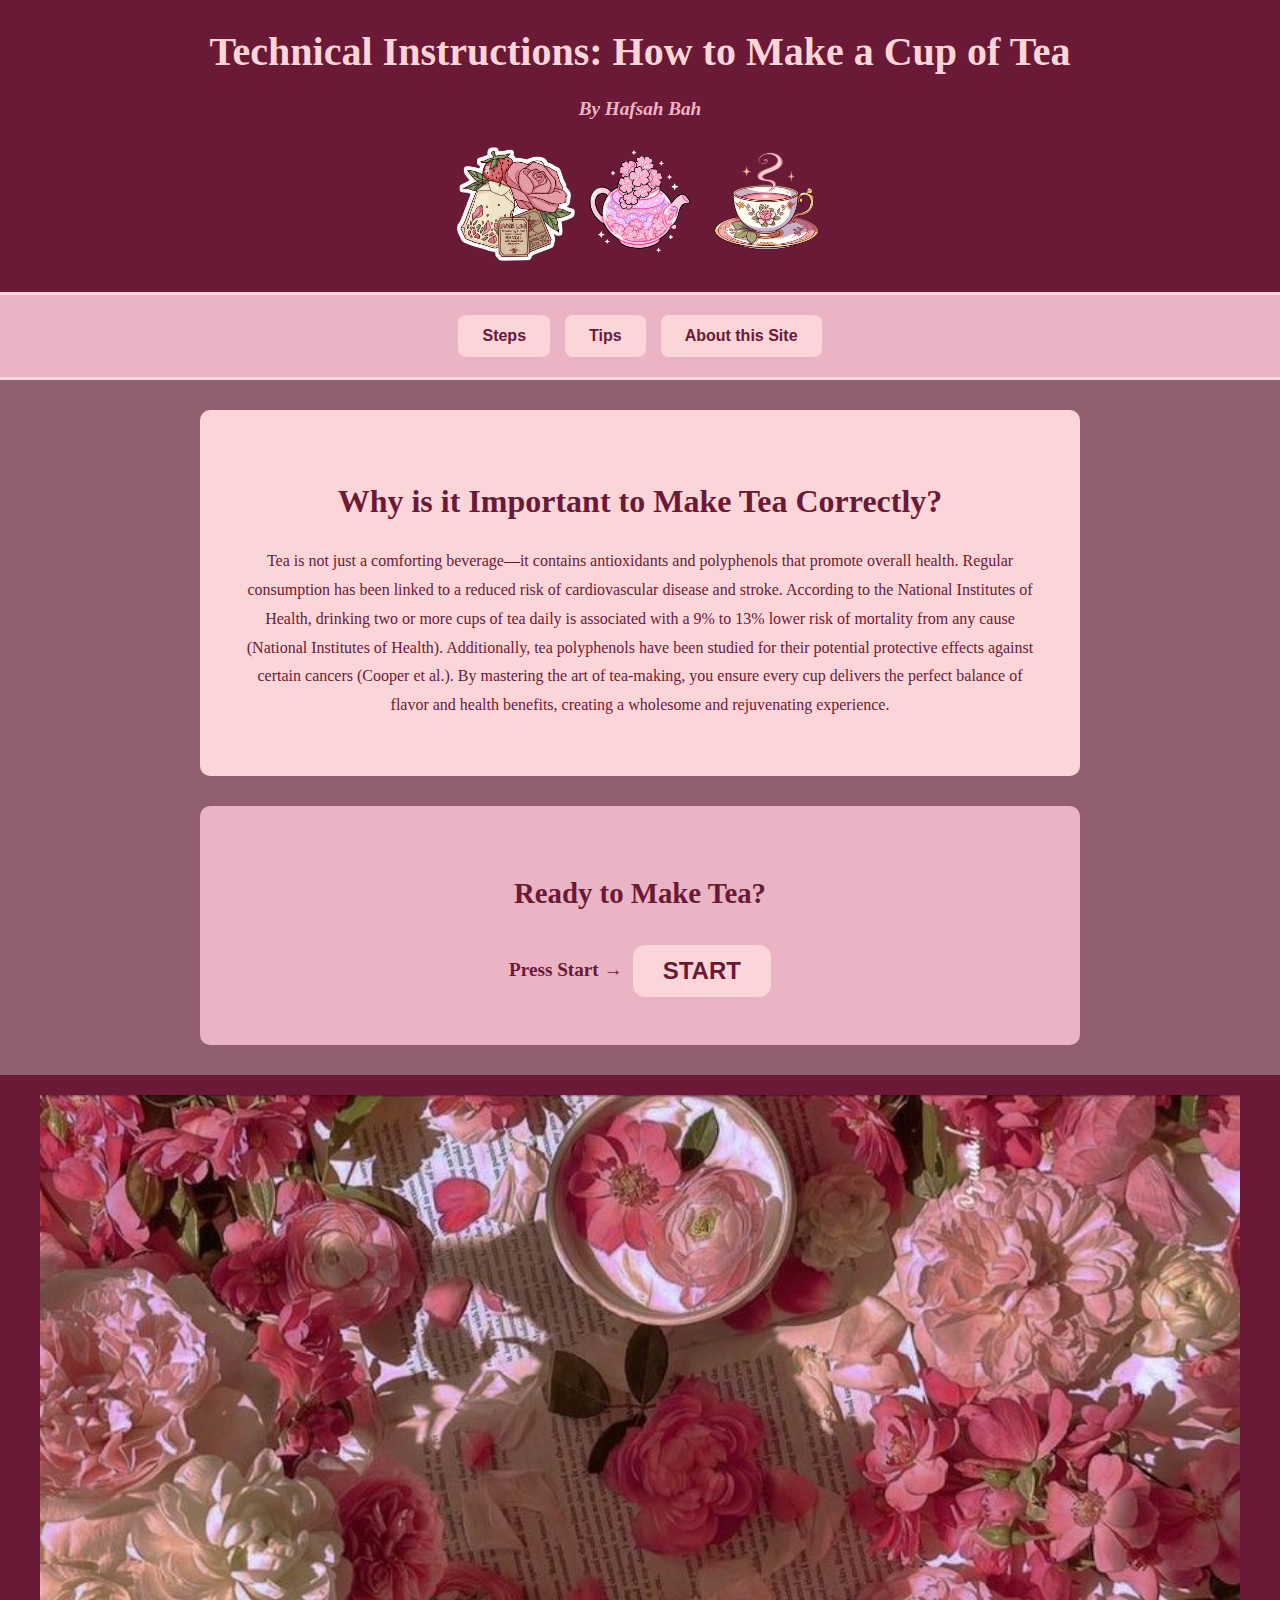
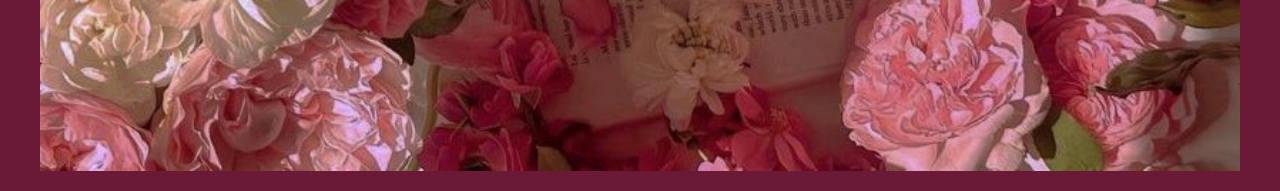
<file: index.html>
<!DOCTYPE html>
<html lang="en">
<head>
    <meta charset="UTF-8">
    <meta name="viewport" content="width=device-width, initial-scale=1.0">
    <title>How to Make a Cup of Tea</title>
    <link rel="stylesheet" href="index.css">
</head>
<body>
    <!-- Header Section -->
    <div class="header">
        <div class="header-text">
            <h1>Technical Instructions: How to Make a Cup of Tea</h1>
            <h3>By Hafsah Bah</h3>
        </div>
        <div class="header-images">
            <img src="Images/351b6adae80f42a0888d8ed317957508-removebg-preview.png" 
                 alt="Tea Bag" 
                 class="header-image">
            <img src="Images/0fe13cb80a1173c034e85e3ea0126783-removebg-preview.png" 
                 alt="Tea Cup" 
                 class="header-image">
            <img src="Images/e85cd00c61a3b74a5225fbe03acfa89d-removebg-preview.png" 
                 alt="Teapot" 
                 class="header-image">
        </div>
    </div>
    <!-- Navigation Section -->
    <nav class="navigation">
        <a href="directory.html"><button>Steps</button></a>
        <a href="tips.html"><button>Tips</button></a>
        <a href="help.html"><button>About this Site</button></a>
    </nav>


    <!-- Introduction Section -->
    <section class="introduction">
        <h2>Why is it Important to Make Tea Correctly?</h2>
        <p>Tea is not just a comforting beverage—it contains antioxidants and polyphenols that promote overall health. Regular consumption has been linked to a reduced risk of cardiovascular disease and stroke. According to the National Institutes of Health, drinking two or more cups of tea daily is associated with a 9% to 13% lower risk of mortality from any cause (National Institutes of Health). Additionally, tea polyphenols have been studied for their potential protective effects against certain cancers (Cooper et al.). By mastering the art of tea-making, you ensure every cup delivers the perfect balance of flavor and health benefits, creating a wholesome and rejuvenating experience.</p>
    </section>

    <!-- Call-to-Action Section -->
    <section class="cta">
        <h2>Ready to Make Tea?</h2>
        <div class="start-container">
            <p>Press Start →</p>
            <a href="preparation.html">
                <button class="start-button">START</button>
            </a>
        </div>
    </section>

    <!-- Footer Section -->
    <footer class="footer">
        <img src="Images/backgroundroses.jpg" alt="Footer Decoration" class="footer-image">
    </footer>
</body>
</html>
</file>
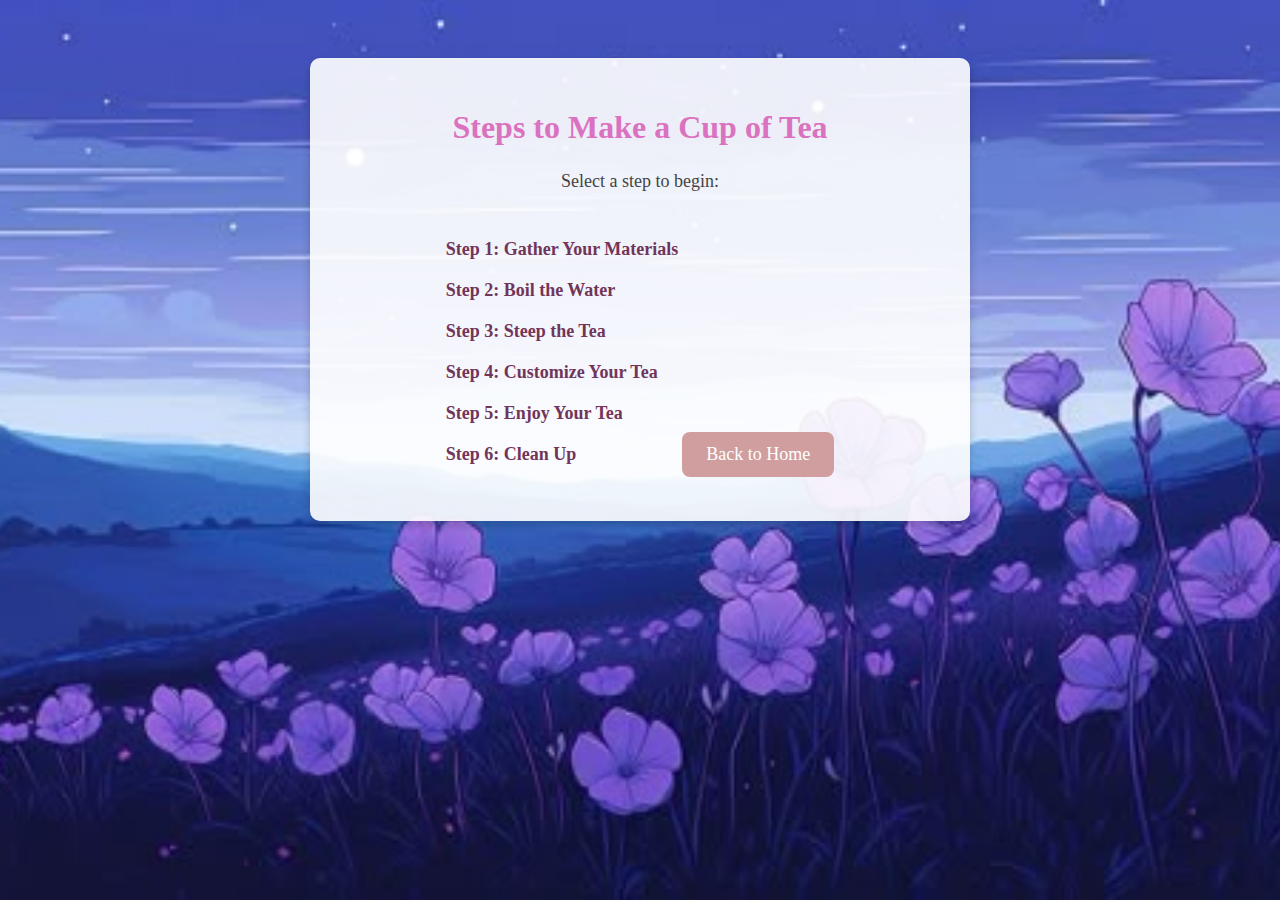
<file: Directory.html>
<!DOCTYPE html>
<html lang="en">
<head>
    <meta charset="UTF-8">
    <meta name="viewport" content="width=device-width, initial-scale=1.0">
    <title>Steps Index</title>
    <link rel="stylesheet" href="directory.css">
</head>
<body>
    <div class="container">
        <h1>Steps to Make a Cup of Tea</h1>
        <p>Select a step to begin:</p>
        
        <ul class="steps-list">
            <li><a href="step1.html">Step 1: Gather Your Materials</a></li>
            <li><a href="step2.html">Step 2: Boil the Water</a></li>
            <li><a href="step3.html">Step 3: Steep the Tea</a></li>
            <li><a href="step4.html">Step 4: Customize Your Tea</a></li>
            <li><a href="step5.html">Step 5: Enjoy Your Tea</a></li>
            <li><a href="step6.html">Step 6: Clean Up</a></li>
        </ul>
        
        <a href="index.html" class="button">Back to Home</a>
    </div>
</body>
</html>
</file>
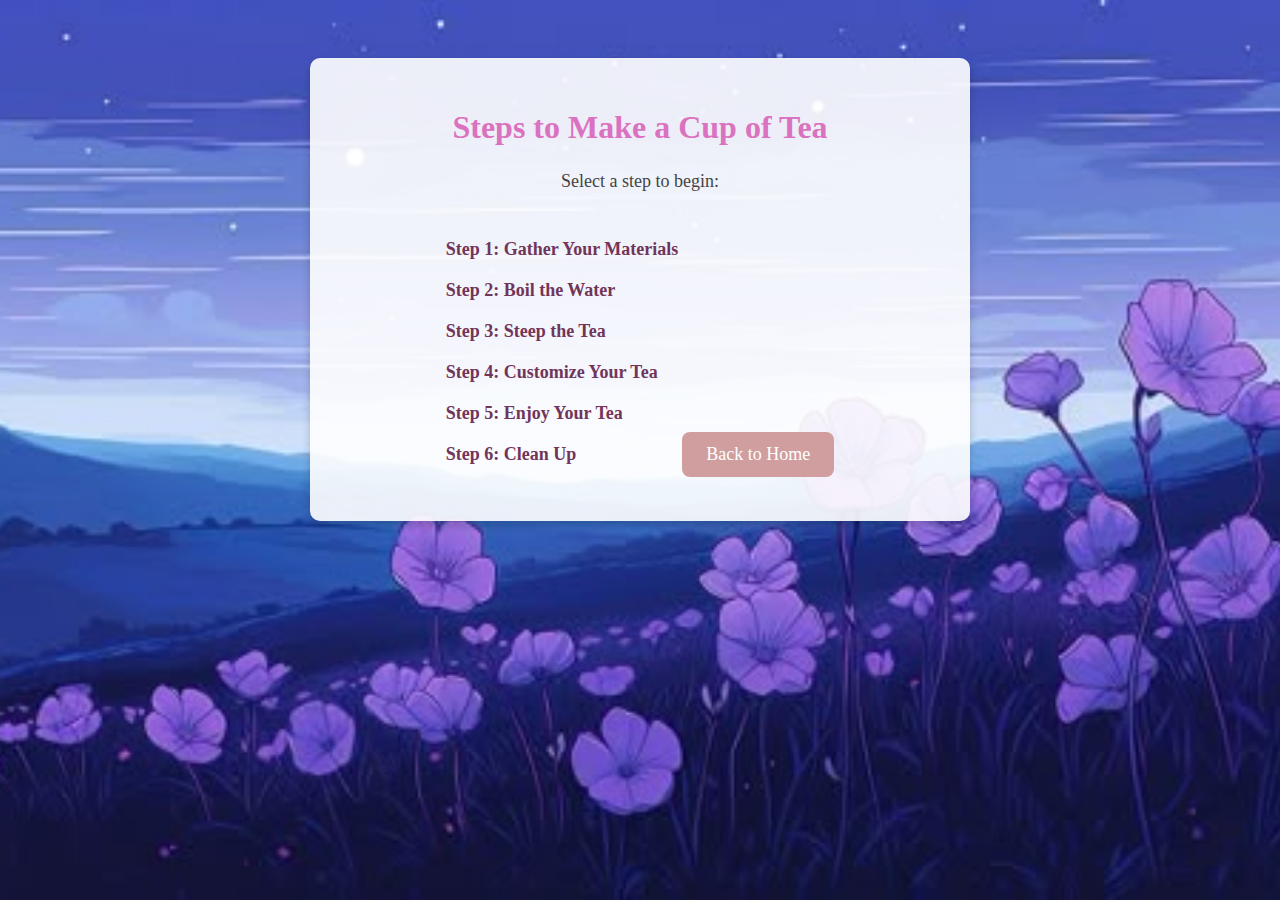
<file: directory.html>
<!DOCTYPE html>
<html lang="en">
<head>
    <meta charset="UTF-8">
    <meta name="viewport" content="width=device-width, initial-scale=1.0">
    <title>Steps Index</title>
    <link rel="stylesheet" href="directory.css">
</head>
<body>
    <div class="container">
        <h1>Steps to Make a Cup of Tea</h1>
        <p>Select a step to begin:</p>
        
        <ul class="steps-list">
            <li><a href="step1.html">Step 1: Gather Your Materials</a></li>
            <li><a href="step2.html">Step 2: Boil the Water</a></li>
            <li><a href="step3.html">Step 3: Steep the Tea</a></li>
            <li><a href="step4.html">Step 4: Customize Your Tea</a></li>
            <li><a href="step5.html">Step 5: Enjoy Your Tea</a></li>
            <li><a href="step6.html">Step 6: Clean Up</a></li>
        </ul>
        
        <a href="index.html" class="button">Back to Home</a>
    </div>
</body>
</html>
</file>
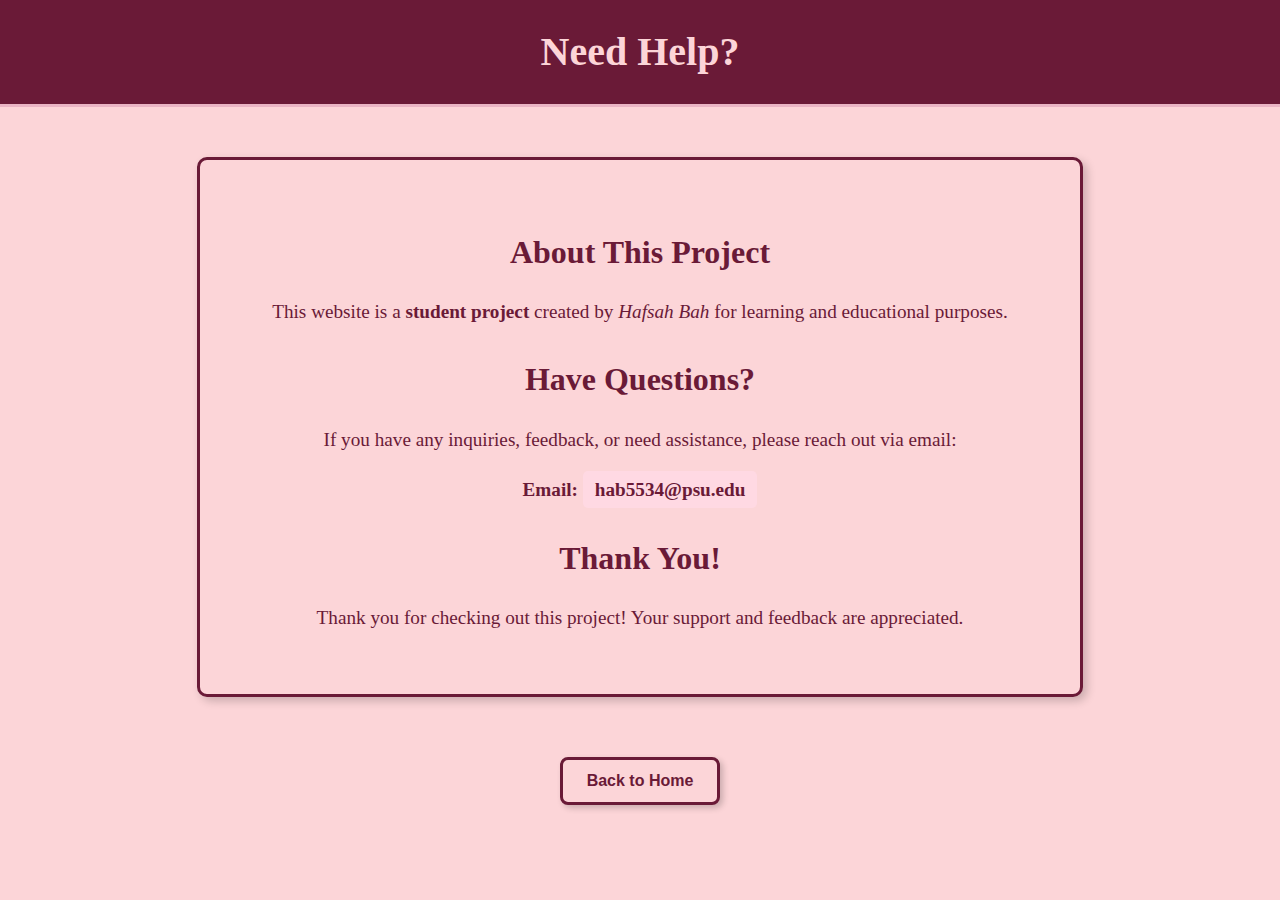
<file: Help.html>
<!DOCTYPE html>
<html lang="en">
<head>
    <meta charset="UTF-8">
    <meta name="viewport" content="width=device-width, initial-scale=1.0">
    <title>Need Help?</title>
    <link rel="stylesheet" href="help.css">
</head>
<body>
    <!-- Header Section -->
    <header>
        <h1>Need Help?</h1>
    </header>

    <!-- Help Information -->
    <section class="help-container">
        <h2>About This Project</h2>
        <p>This website is a <b>student project</b> created by <i>Hafsah Bah</i> for learning and educational purposes.</p>
        
        <h2>Have Questions?</h2>
        <p>If you have any inquiries, feedback, or need assistance, please reach out via email:</p>
        
        <p class="email"><strong>Email:</strong> <a href="mailto:hab5534@psu.edu">hab5534@psu.edu</a></p>
        
        <h2>Thank You!</h2>
        <p>Thank you for checking out this project! Your support and feedback are appreciated.</p>
    </section>

    <!-- Back to Home Button -->
    <footer>
        <a href="index.html"><button class="back-home">Back to Home</button></a>
    </footer>
</body>
</html>
</file>
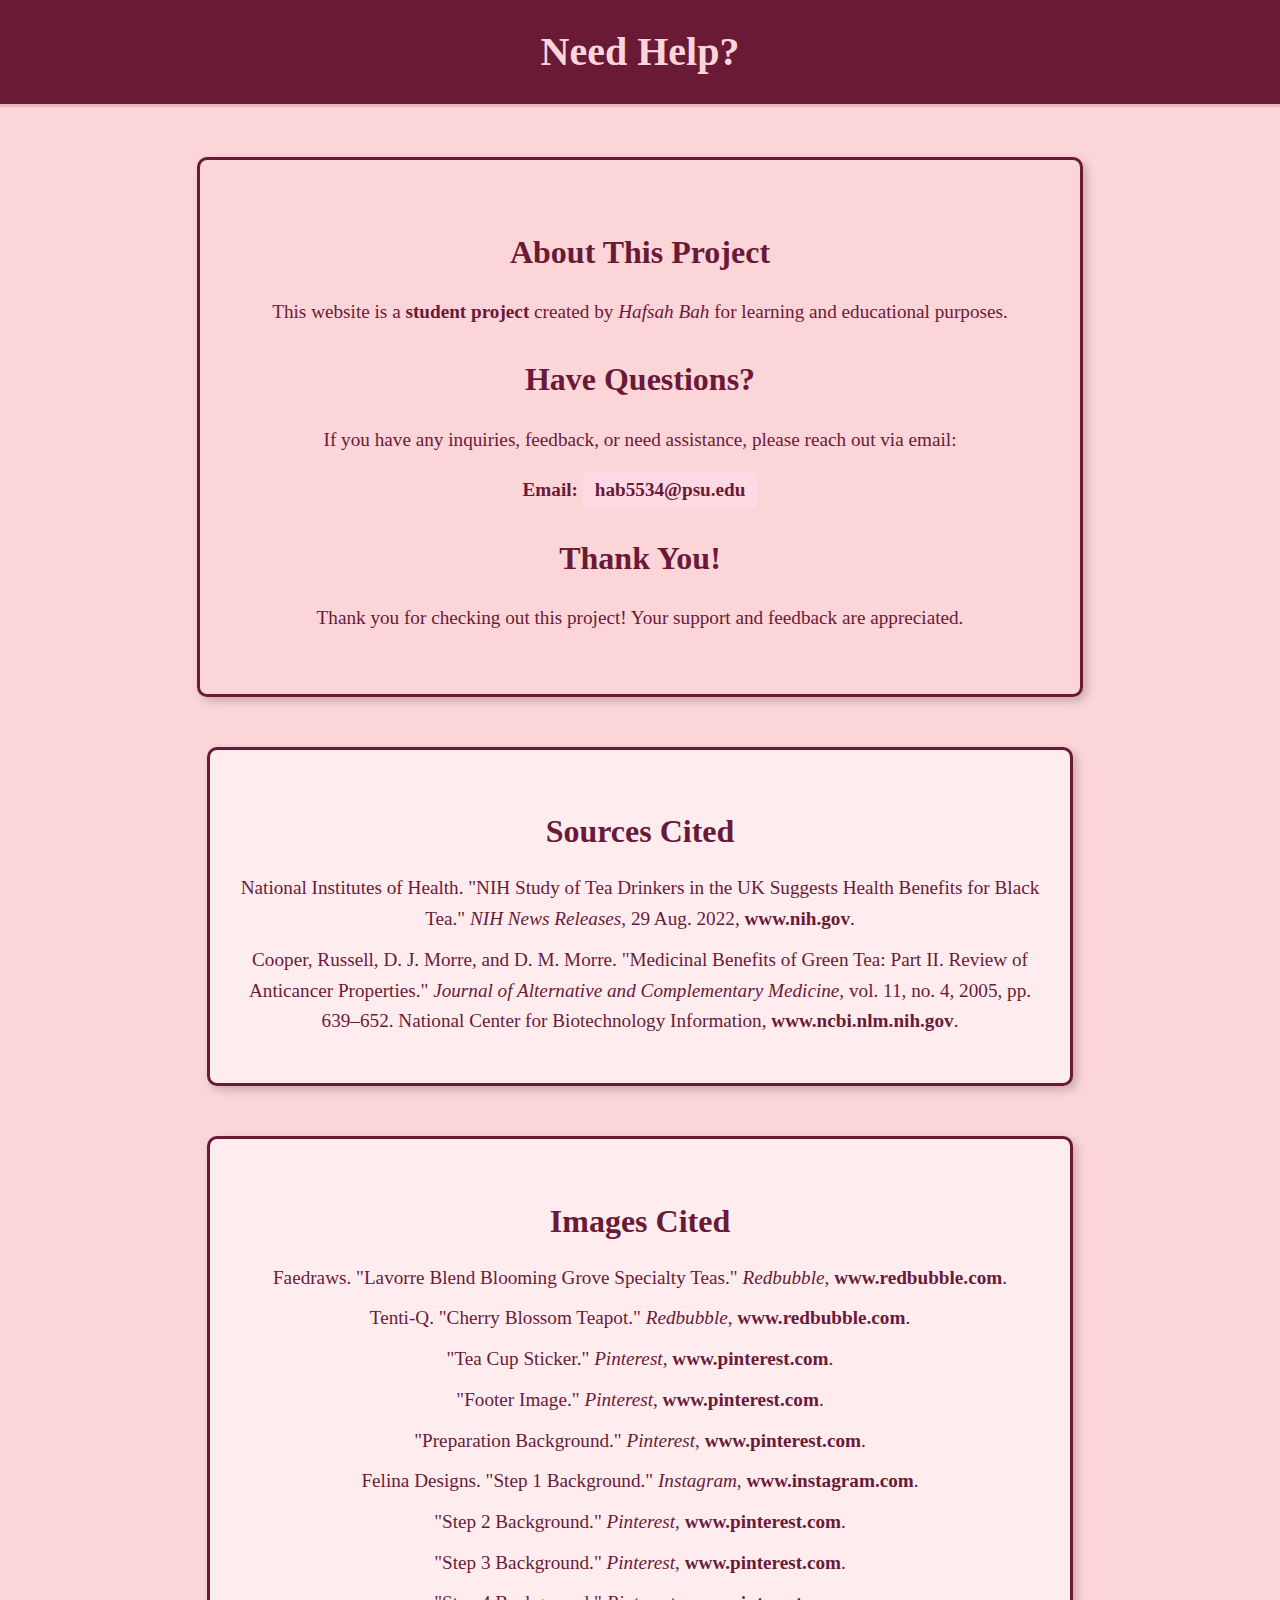
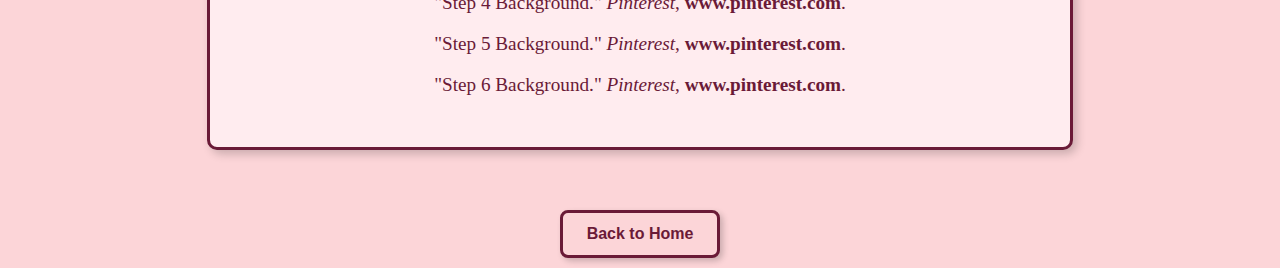
<file: help.html>
<!DOCTYPE html>
<html lang="en">
<head>
    <meta charset="UTF-8">
    <meta name="viewport" content="width=device-width, initial-scale=1.0">
    <title>Need Help?</title>
    <link rel="stylesheet" href="help.css">
</head>
<body>
    <!-- Header Section -->
    <header>
        <h1>Need Help?</h1>
    </header>

    <!-- Help Information -->
    <section class="help-container">
        <h2>About This Project</h2>
        <p>This website is a <b>student project</b> created by <i>Hafsah Bah</i> for learning and educational purposes.</p>
        
        <h2>Have Questions?</h2>
        <p>If you have any inquiries, feedback, or need assistance, please reach out via email:</p>
        
        <p class="email"><strong>Email:</strong> <a href="mailto:hab5534@psu.edu">hab5534@psu.edu</a></p>
        
        <h2>Thank You!</h2>
        <p>Thank you for checking out this project! Your support and feedback are appreciated.</p>
    </section>

    <!-- Sources Cited Section -->
    <section class="sources-cited">
        <h2>Sources Cited</h2>
        <ul>
            <li>National Institutes of Health. "NIH Study of Tea Drinkers in the UK Suggests Health Benefits for Black Tea." <i>NIH News Releases</i>, 29 Aug. 2022, <a href="https://www.nih.gov/news-events/news-releases/nih-study-tea-drinkers-uk-suggests-health-benefits-black-tea" target="_blank">www.nih.gov</a>.</li>
            <li>Cooper, Russell, D. J. Morre, and D. M. Morre. "Medicinal Benefits of Green Tea: Part II. Review of Anticancer Properties." <i>Journal of Alternative and Complementary Medicine</i>, vol. 11, no. 4, 2005, pp. 639–652. National Center for Biotechnology Information, <a href="https://www.ncbi.nlm.nih.gov/books/NBK92768/" target="_blank">www.ncbi.nlm.nih.gov</a>.</li>
        </ul>
    </section>

    <!-- Images Cited Section -->
    <section class="sources-cited">
        <h2>Images Cited</h2>
        <ul>
            <li>Faedraws. "Lavorre Blend Blooming Grove Specialty Teas." <i>Redbubble</i>, <a href="https://www.redbubble.com/i/tote-bag/Lavorre-Blend-Blooming-Grove-Specialty-Teas-by-faedraws/43052955.P1QBH" target="_blank">www.redbubble.com</a>.</li>
            <li>Tenti-Q. "Cherry Blossom Teapot." <i>Redbubble</i>, <a href="https://www.redbubble.com/i/sticker/cherry-blossom-teapot-by-Tenti-Q/145103419.EJUG5" target="_blank">www.redbubble.com</a>.</li>
            <li>"Tea Cup Sticker." <i>Pinterest</i>, <a href="https://nz.pinterest.com/pin/943504190694557811/" target="_blank">www.pinterest.com</a>.</li>
            <li>"Footer Image." <i>Pinterest</i>, <a href="https://kr.pinterest.com/Lizspace01/" target="_blank">www.pinterest.com</a>.</li>
            <li>"Preparation Background." <i>Pinterest</i>, <a href="https://in.pinterest.com/pin/844706473840340591/" target="_blank">www.pinterest.com</a>.</li>
            <li>Felina Designs. "Step 1 Background." <i>Instagram</i>, <a href="https://www.instagram.com/felina_designs/" target="_blank">www.instagram.com</a>.</li>
            <li>"Step 2 Background." <i>Pinterest</i>, <a href="https://kr.pinterest.com/pin/833447474789159983/" target="_blank">www.pinterest.com</a>.</li>
            <li>"Step 3 Background." <i>Pinterest</i>, <a href="https://kr.pinterest.com/pin/842947255269440492/" target="_blank">www.pinterest.com</a>.</li>
            <li>"Step 4 Background." <i>Pinterest</i>, <a href="https://kr.pinterest.com/pin/63120832273601650/" target="_blank">www.pinterest.com</a>.</li>
            <li>"Step 5 Background." <i>Pinterest</i>, <a href="https://kr.pinterest.com/pin/101612535339592643/" target="_blank">www.pinterest.com</a>.</li>
            <li>"Step 6 Background." <i>Pinterest</i>, <a href="https://kr.pinterest.com/pin/71635450321671862/" target="_blank">www.pinterest.com</a>.</li>
        </ul>
    </section>

    <!-- Back to Home Buttons -->
    <footer>
        <a href="index.html"><button class="back-home">Back to Home</button></a>
    </footer>
</body>
</html>
</file>
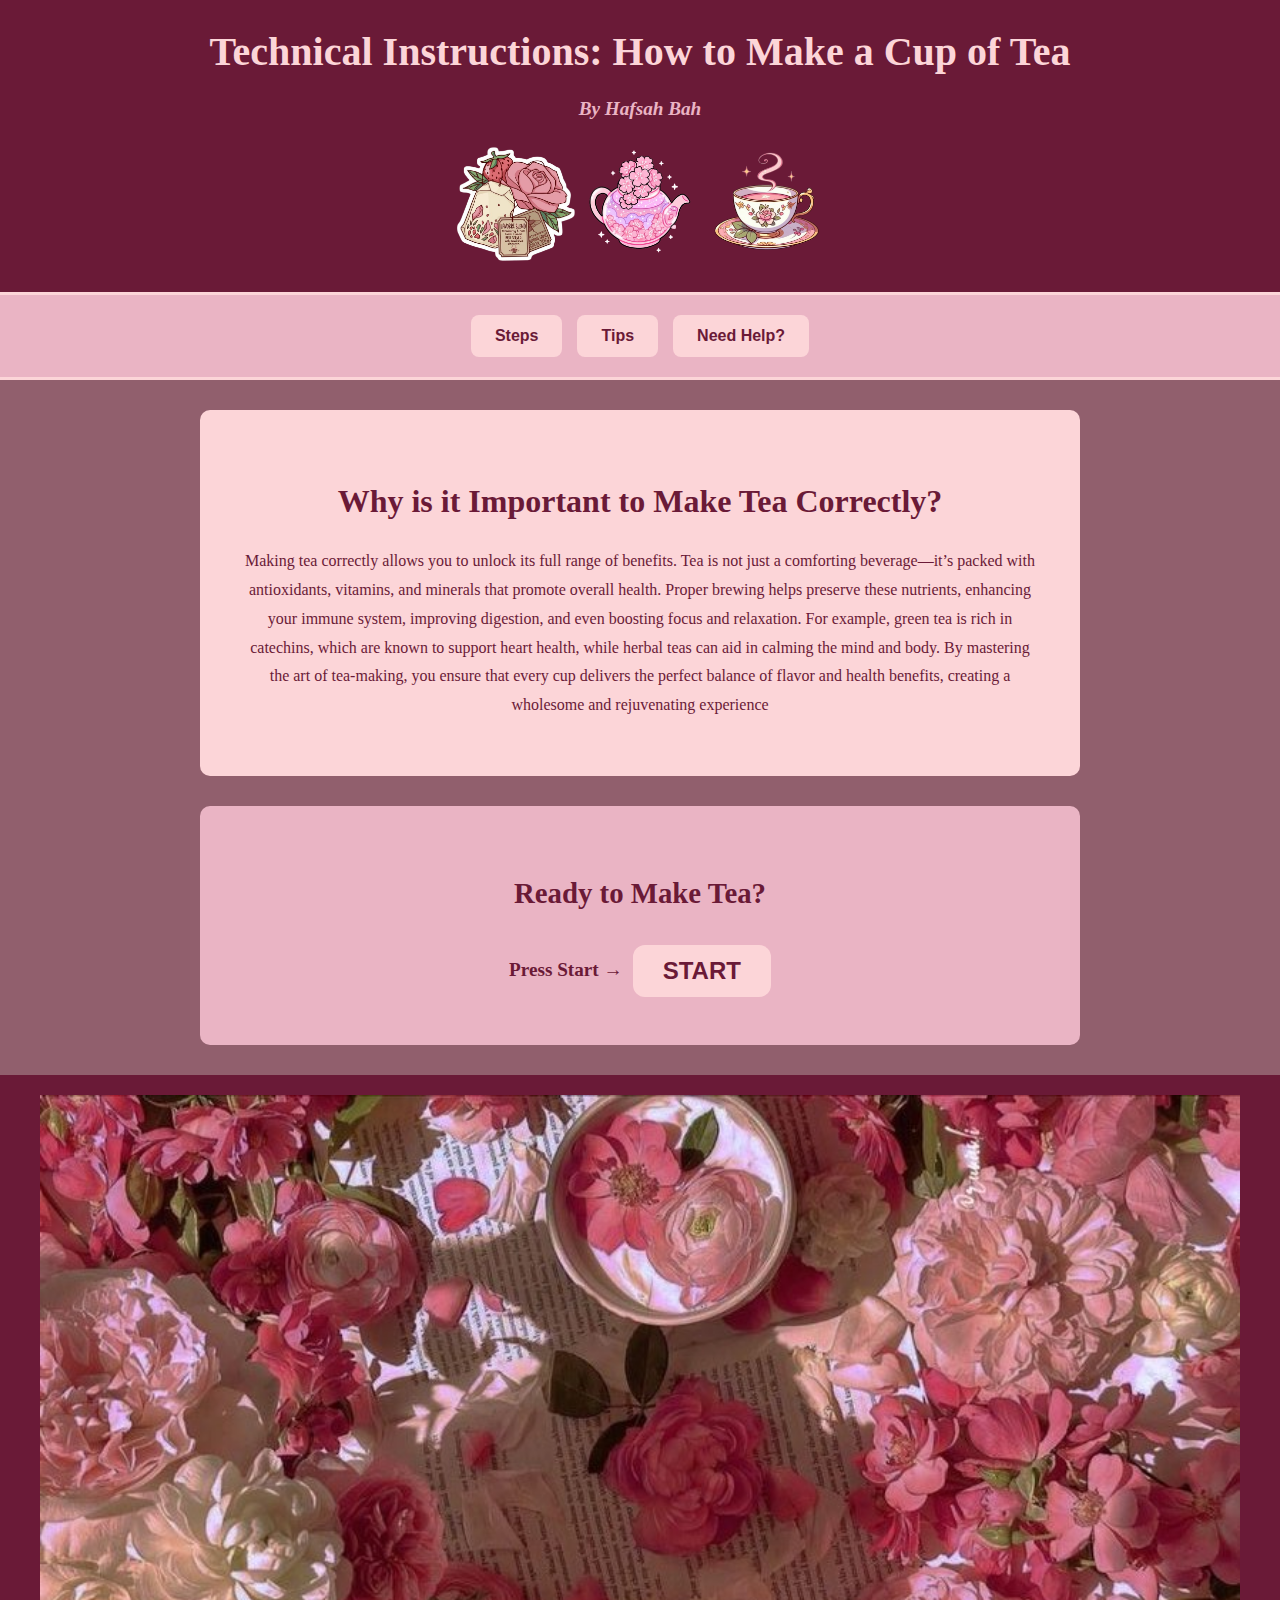
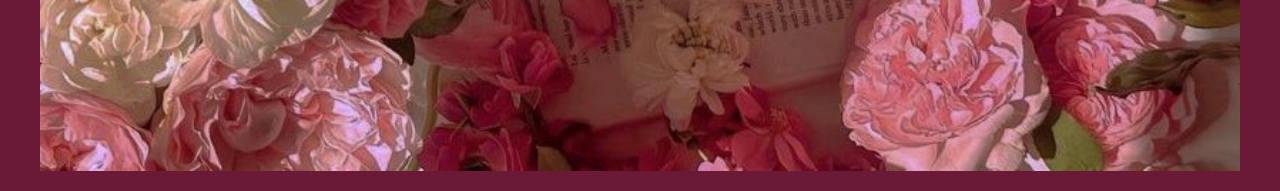
<file: Homepage.html>
<!DOCTYPE html>
<html lang="en">
<head>
    <meta charset="UTF-8">
    <meta name="viewport" content="width=device-width, initial-scale=1.0">
    <title>How to Make a Cup of Tea</title>
    <link rel="stylesheet" href="homepage.css">
</head>
<body>
    <!-- Header Section -->
    <div class="header">
        <div class="header-text">
            <h1>Technical Instructions: How to Make a Cup of Tea</h1>
            <h3>By Hafsah Bah</h3>
        </div>
        <div class="header-images">
            <img src="/Images/351b6adae80f42a0888d8ed317957508-removebg-preview.png" 
                 alt="Tea Bag" 
                 class="header-image">
            <img src="/Images/0fe13cb80a1173c034e85e3ea0126783-removebg-preview.png" 
                 alt="Tea Cup" 
                 class="header-image">
            <img src="/Images/e85cd00c61a3b74a5225fbe03acfa89d-removebg-preview.png" 
                 alt="Teapot" 
                 class="header-image">
        </div>
    </div>
    <!-- Navigation Section -->
    <nav class="navigation">
        <a href="Directory.html"><button>Steps</button></a>
        <a href="Tips.html"><button>Tips</button></a>
        <a href="Help.html"><button>Need Help?</button></a>
    </nav>


    <!-- Introduction Section -->
    <section class="introduction">
        <h2>Why is it Important to Make Tea Correctly?</h2>
        <p>Making tea correctly allows you to unlock its full range of benefits. Tea is not just a comforting beverage—it’s packed with antioxidants, vitamins, and minerals that promote overall health. Proper brewing helps preserve these nutrients, enhancing your immune system, improving digestion, and even boosting focus and relaxation. For example, green tea is rich in catechins, which are known to support heart health, while herbal teas can aid in calming the mind and body. By mastering the art of tea-making, you ensure that every cup delivers the perfect balance of flavor and health benefits, creating a wholesome and rejuvenating experience</p>
    </section>

    <!-- Call-to-Action Section -->
    <section class="cta">
        <h2>Ready to Make Tea?</h2>
        <div class="start-container">
            <p>Press Start →</p>
            <a href="preparation.html">
                <button class="start-button">START</button>
            </a>
        </div>
    </section>

    <!-- Footer Section -->
    <footer class="footer">
        <img src="/Images/backgroundroses.jpg" alt="Footer Decoration" class="footer-image">
    </footer>
</body>
</html>
</file>
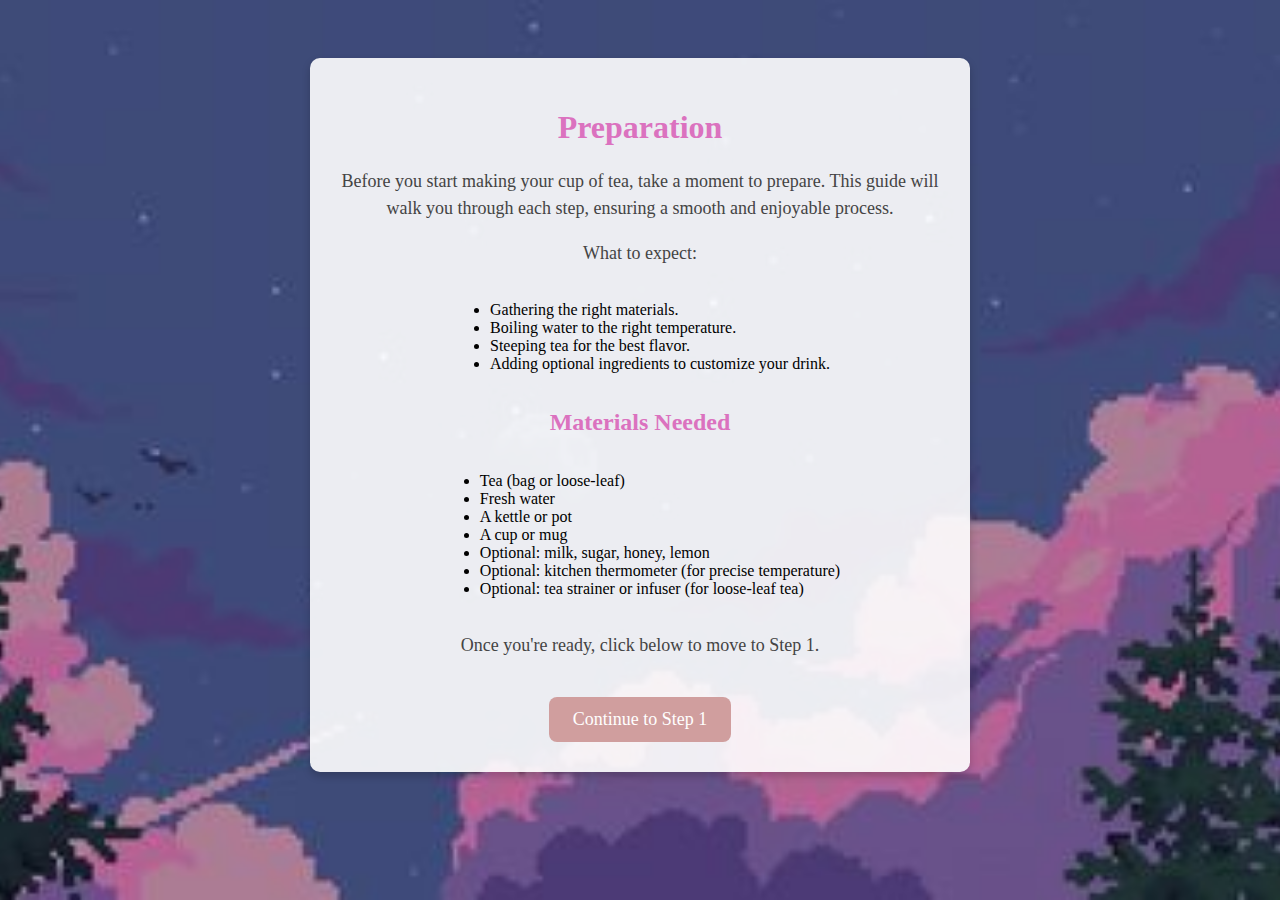
<file: Preparation.html>
<!DOCTYPE html>
<html lang="en">
<head>
    <meta charset="UTF-8">
    <meta name="viewport" content="width=device-width, initial-scale=1.0">
    <title>Preparation - How to Make a Cup of Tea</title>
    <link rel="stylesheet" href="preparation.css">
</head>
<body>
    <div class="container">
        <h1>Preparation</h1>
        <p>Before you start making your cup of tea, take a moment to prepare. This guide will walk you through each step, ensuring a smooth and enjoyable process.</p>
        <p>What to expect:
            <ul>
                <li>Gathering the right materials.</li>
                <li>Boiling water to the right temperature.</li>
                <li>Steeping tea for the best flavor.</li>
                <li>Adding optional ingredients to customize your drink.</li>
            </ul>
        </p>
        <h2>Materials Needed</h2>
        <ul>
            <li>Tea (bag or loose-leaf)</li>
            <li>Fresh water</li>
            <li>A kettle or pot</li>
            <li>A cup or mug</li>
            <li>Optional: milk, sugar, honey, lemon</li>
            <li>Optional: kitchen thermometer (for precise temperature)</li>
            <li>Optional: tea strainer or infuser (for loose-leaf tea)</li>
        </ul>
        <p>Once you're ready, click below to move to Step 1.</p>
        <a href="Step1.html" class="button">Continue to Step 1</a>
    </div>
</body>
</html>
</file>
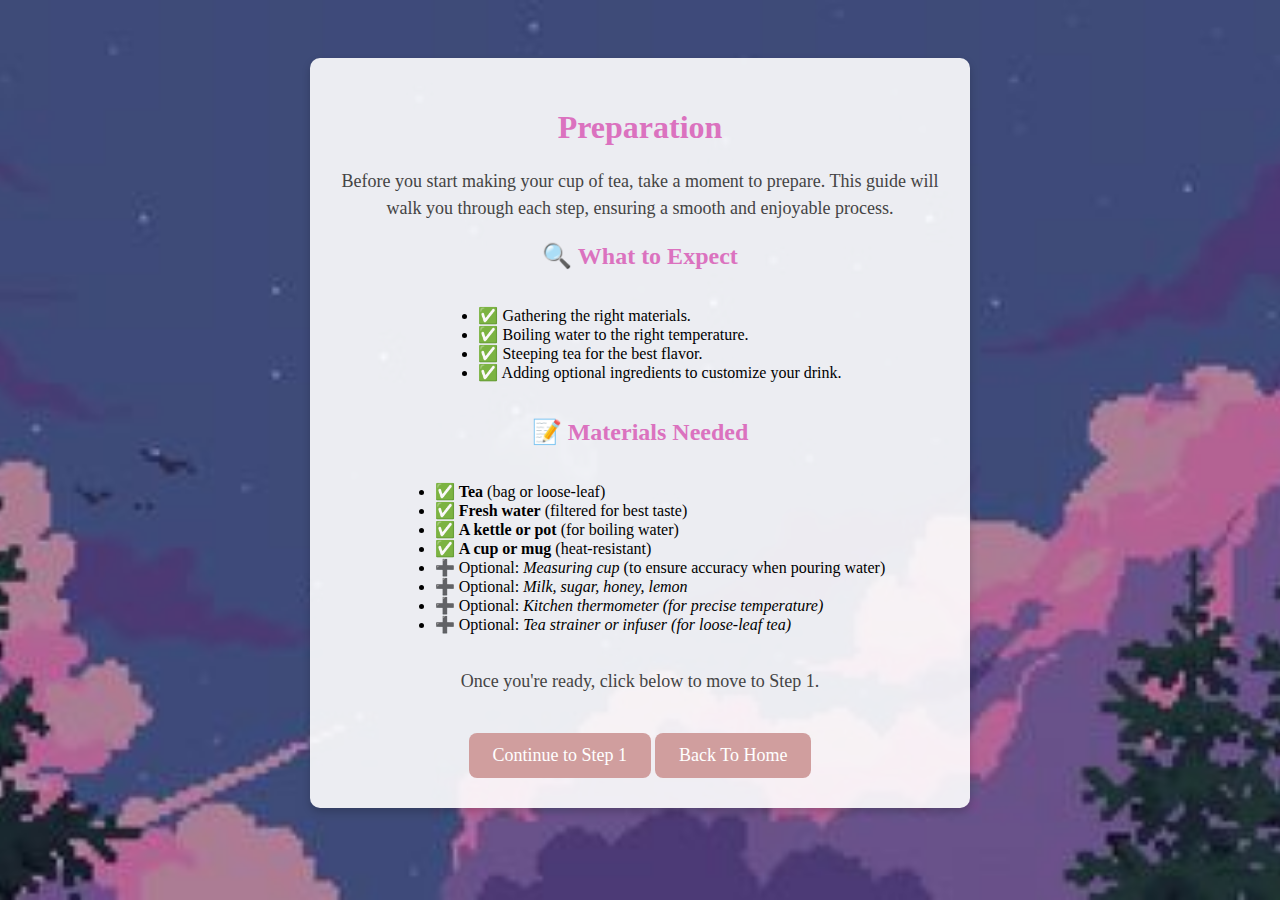
<file: preparation.html>
<!DOCTYPE html>
<html lang="en">
<head>
    <meta charset="UTF-8">
    <meta name="viewport" content="width=device-width, initial-scale=1.0">
    <title>Preparation - How to Make a Cup of Tea</title>
    <link rel="stylesheet" href="preparation.css">
</head>
<body>
    <div class="container">
        <h1>Preparation</h1>
        <p>Before you start making your cup of tea, take a moment to prepare. This guide will walk you through each step, ensuring a smooth and enjoyable process.</p>
        
        <div class="section">
            <h2>🔍 What to Expect</h2>
            <ul>
                <li>✅ Gathering the right materials.</li>
                <li>✅ Boiling water to the right temperature.</li>
                <li>✅ Steeping tea for the best flavor.</li>
                <li>✅ Adding optional ingredients to customize your drink.</li>
            </ul>
        </div>

        <div class="section">
            <h2>📝 Materials Needed</h2>
            <ul>
                <li>✅ <strong>Tea</strong> (bag or loose-leaf)</li>
                <li>✅ <strong>Fresh water</strong> (filtered for best taste)</li>
                <li>✅ <strong>A kettle or pot</strong> (for boiling water)</li>
                <li>✅ <strong>A cup or mug</strong> (heat-resistant)</li>
                <li>➕ Optional: <i>Measuring cup</i> (to ensure accuracy when pouring water)</li>
                <li>➕ Optional: <i>Milk, sugar, honey, lemon</i></li>
                <li>➕ Optional: <i>Kitchen thermometer (for precise temperature)</i></li>
                <li>➕ Optional: <i>Tea strainer or infuser (for loose-leaf tea)</i></li>
            </ul>
        </div>

        <p>Once you're ready, click below to move to Step 1.</p>
        
        <a href="step1.html" class="button">Continue to Step 1</a>
        <a href="index.html" class="button">Back To Home</a>
    </div>
</body>
</html>
</file>
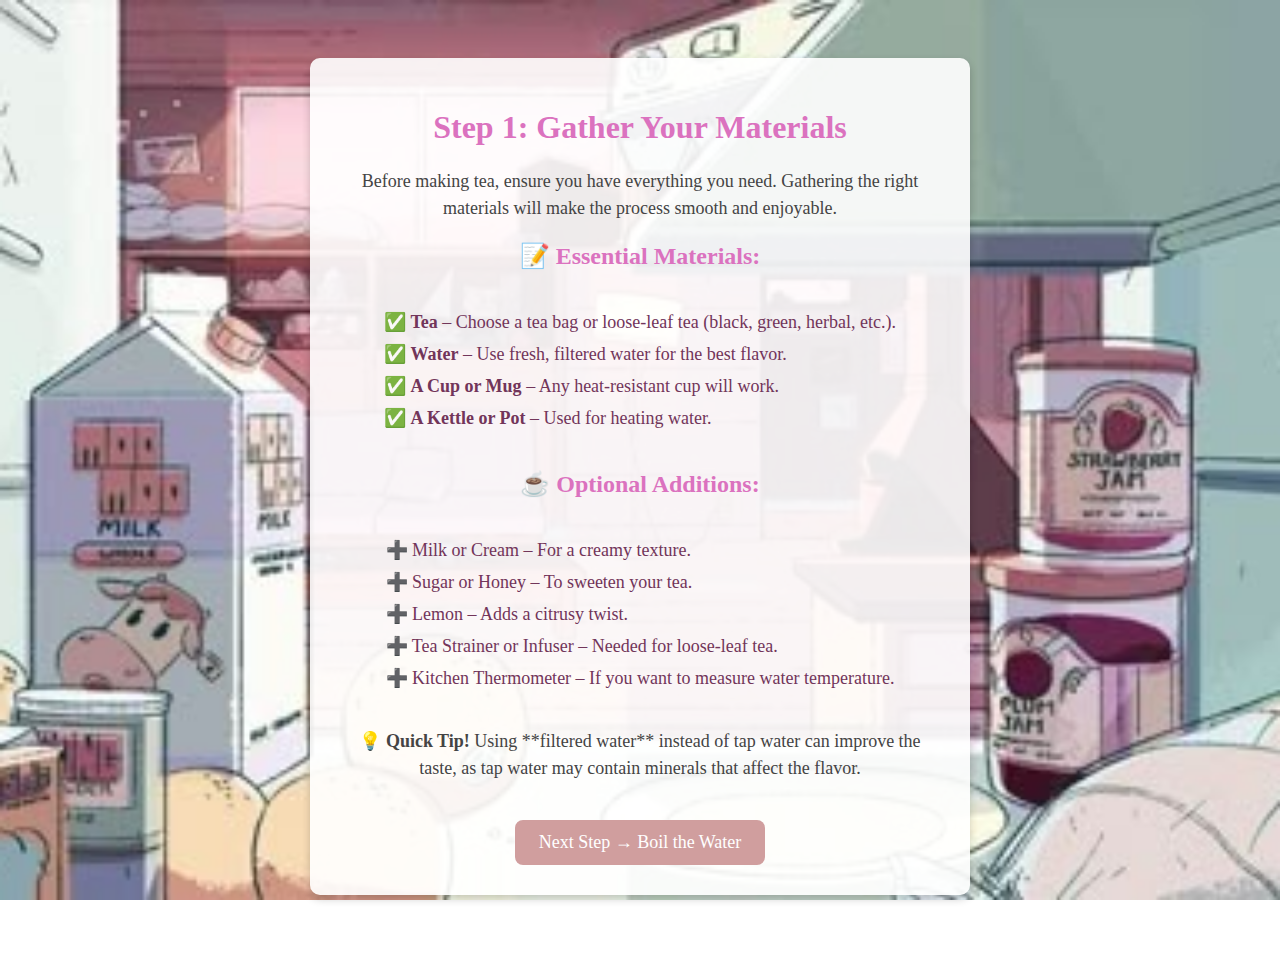
<file: Step1.html>
<!DOCTYPE html>
<html lang="en">
<head>
    <meta charset="UTF-8">
    <meta name="viewport" content="width=device-width, initial-scale=1.0">
    <title>Step 1: Gather Your Materials</title>
    <link rel="stylesheet" href="step1.css">
</head>
<body>
    <div class="container">
        <h1>Step 1: Gather Your Materials</h1>
        <p>Before making tea, ensure you have everything you need. Gathering the right materials will make the process smooth and enjoyable.</p>
        
        <div class="section">
            <h2>📝 Essential Materials:</h2>
            <ul>
                <li>✅ <strong>Tea</strong> – Choose a tea bag or loose-leaf tea (black, green, herbal, etc.).</li>
                <li>✅ <strong>Water</strong> – Use fresh, filtered water for the best flavor.</li>
                <li>✅ <strong>A Cup or Mug</strong> – Any heat-resistant cup will work.</li>
                <li>✅ <strong>A Kettle or Pot</strong> – Used for heating water.</li>
            </ul>
        </div>
        
        <div class="section">
            <h2>☕ Optional Additions:</h2>
            <ul>
                <li>➕ Milk or Cream – For a creamy texture.</li>
                <li>➕ Sugar or Honey – To sweeten your tea.</li>
                <li>➕ Lemon – Adds a citrusy twist.</li>
                <li>➕ Tea Strainer or Infuser – Needed for loose-leaf tea.</li>
                <li>➕ Kitchen Thermometer – If you want to measure water temperature.</li>
            </ul>
        </div>
        
        <p><strong>💡 Quick Tip!</strong> Using **filtered water** instead of tap water can improve the taste, as tap water may contain minerals that affect the flavor.</p>
        
        <a href="Step2.html" class="button">Next Step → Boil the Water</a>
    </div>
</body>
</html>
</file>
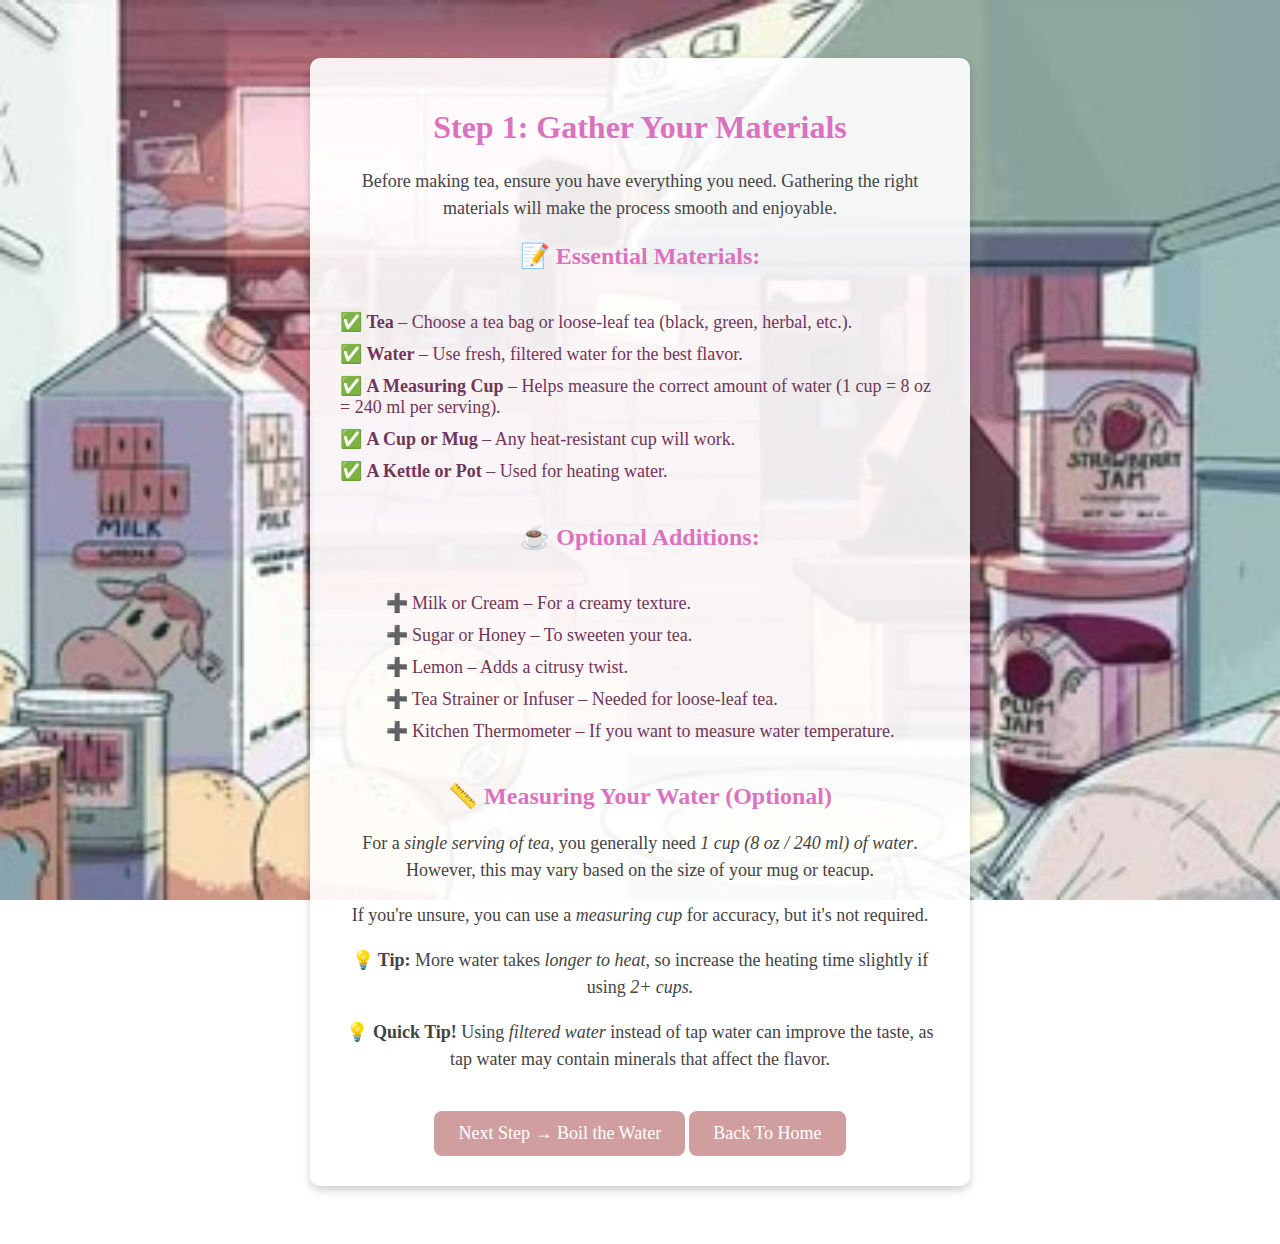
<file: step1.html>
<!DOCTYPE html>
<html lang="en">
<head>
    <meta charset="UTF-8">
    <meta name="viewport" content="width=device-width, initial-scale=1.0">
    <title>Step 1: Gather Your Materials</title>
    <link rel="stylesheet" href="step1.css">
</head>
<body>
    <div class="container">
        <h1>Step 1: Gather Your Materials</h1>
        <p>Before making tea, ensure you have everything you need. Gathering the right materials will make the process smooth and enjoyable.</p>
        
        <div class="section">
            <h2>📝 Essential Materials:</h2>
            <ul>
                <li>✅ <strong>Tea</strong> – Choose a tea bag or loose-leaf tea (black, green, herbal, etc.).</li>
                <li>✅ <strong>Water</strong> – Use fresh, filtered water for the best flavor.</li>
                <li>✅ <strong>A Measuring Cup</strong> – Helps measure the correct amount of water (1 cup = 8 oz = 240 ml per serving).</li>
                <li>✅ <strong>A Cup or Mug</strong> – Any heat-resistant cup will work.</li>
                <li>✅ <strong>A Kettle or Pot</strong> – Used for heating water.</li>
            </ul>
        </div>
        
        <div class="section">
            <h2>☕ Optional Additions:</h2>
            <ul>
                <li>➕ Milk or Cream – For a creamy texture.</li>
                <li>➕ Sugar or Honey – To sweeten your tea.</li>
                <li>➕ Lemon – Adds a citrusy twist.</li>
                <li>➕ Tea Strainer or Infuser – Needed for loose-leaf tea.</li>
                <li>➕ Kitchen Thermometer – If you want to measure water temperature.</li>
            </ul>
        </div>

        <div class="section">
           <h2>📏 Measuring Your Water (Optional)</h2>
                <p>For a <i>single serving of tea</i>, you generally need <i>1 cup (8 oz / 240 ml) of water</i>. However, this may vary based on the size of your mug or teacup.</p>
                <p>If you're unsure, you can use a <i>measuring cup</i> for accuracy, but it's not required.</p>
                <p><strong>💡 Tip:</strong> More water takes <i>longer to heat</i>, so increase the heating time slightly if using <i>2+ cups.</i></p>
        </div>
        <p><strong>💡 Quick Tip!</strong> Using <i>filtered water</i> instead of tap water can improve the taste, as tap water may contain minerals that affect the flavor.</p>
        
        <a href="step2.html" class="button">Next Step → Boil the Water</a>
        <a href="index.html" class="button">Back To Home</a>
    </div>
</body>
</html>
</file>
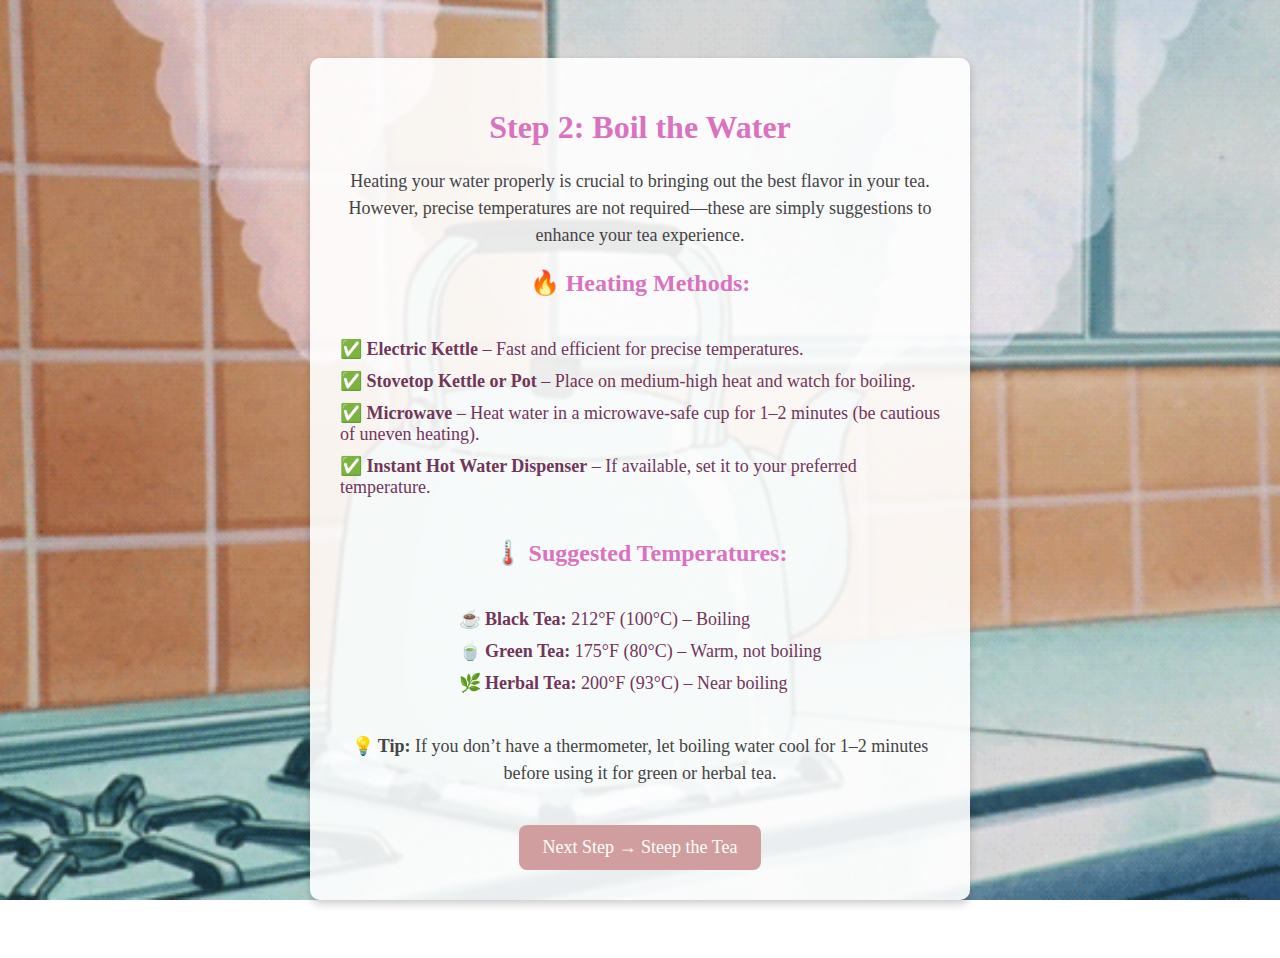
<file: Step2.html>
<!DOCTYPE html>
<html lang="en">
<head>
    <meta charset="UTF-8">
    <meta name="viewport" content="width=device-width, initial-scale=1.0">
    <title>Step 2: Boil the Water</title>
    <link rel="stylesheet" href="step2.css">
</head>
<body>
    <div class="container">
        <h1>Step 2: Boil the Water</h1>
        <p>Heating your water properly is crucial to bringing out the best flavor in your tea. However, precise temperatures are not required—these are simply suggestions to enhance your tea experience.</p>
        
        <div class="section">
            <h2>🔥 Heating Methods:</h2>
            <ul>
                <li>✅ <strong>Electric Kettle</strong> – Fast and efficient for precise temperatures.</li>
                <li>✅ <strong>Stovetop Kettle or Pot</strong> – Place on medium-high heat and watch for boiling.</li>
                <li>✅ <strong>Microwave</strong> – Heat water in a microwave-safe cup for 1–2 minutes (be cautious of uneven heating).</li>
                <li>✅ <strong>Instant Hot Water Dispenser</strong> – If available, set it to your preferred temperature.</li>
            </ul>
        </div>
        
        <div class="section">
            <h2>🌡️ Suggested Temperatures:</h2>
            <ul>
                <li>☕ <strong>Black Tea:</strong> 212°F (100°C) – Boiling</li>
                <li>🍵 <strong>Green Tea:</strong> 175°F (80°C) – Warm, not boiling</li>
                <li>🌿 <strong>Herbal Tea:</strong> 200°F (93°C) – Near boiling</li>
            </ul>
            <p><strong>💡 Tip:</strong> If you don’t have a thermometer, let boiling water cool for 1–2 minutes before using it for green or herbal tea.</p>
        </div>
        
        <a href="step3.html" class="button">Next Step → Steep the Tea</a>
    </div>
</body>
</html>
</file>
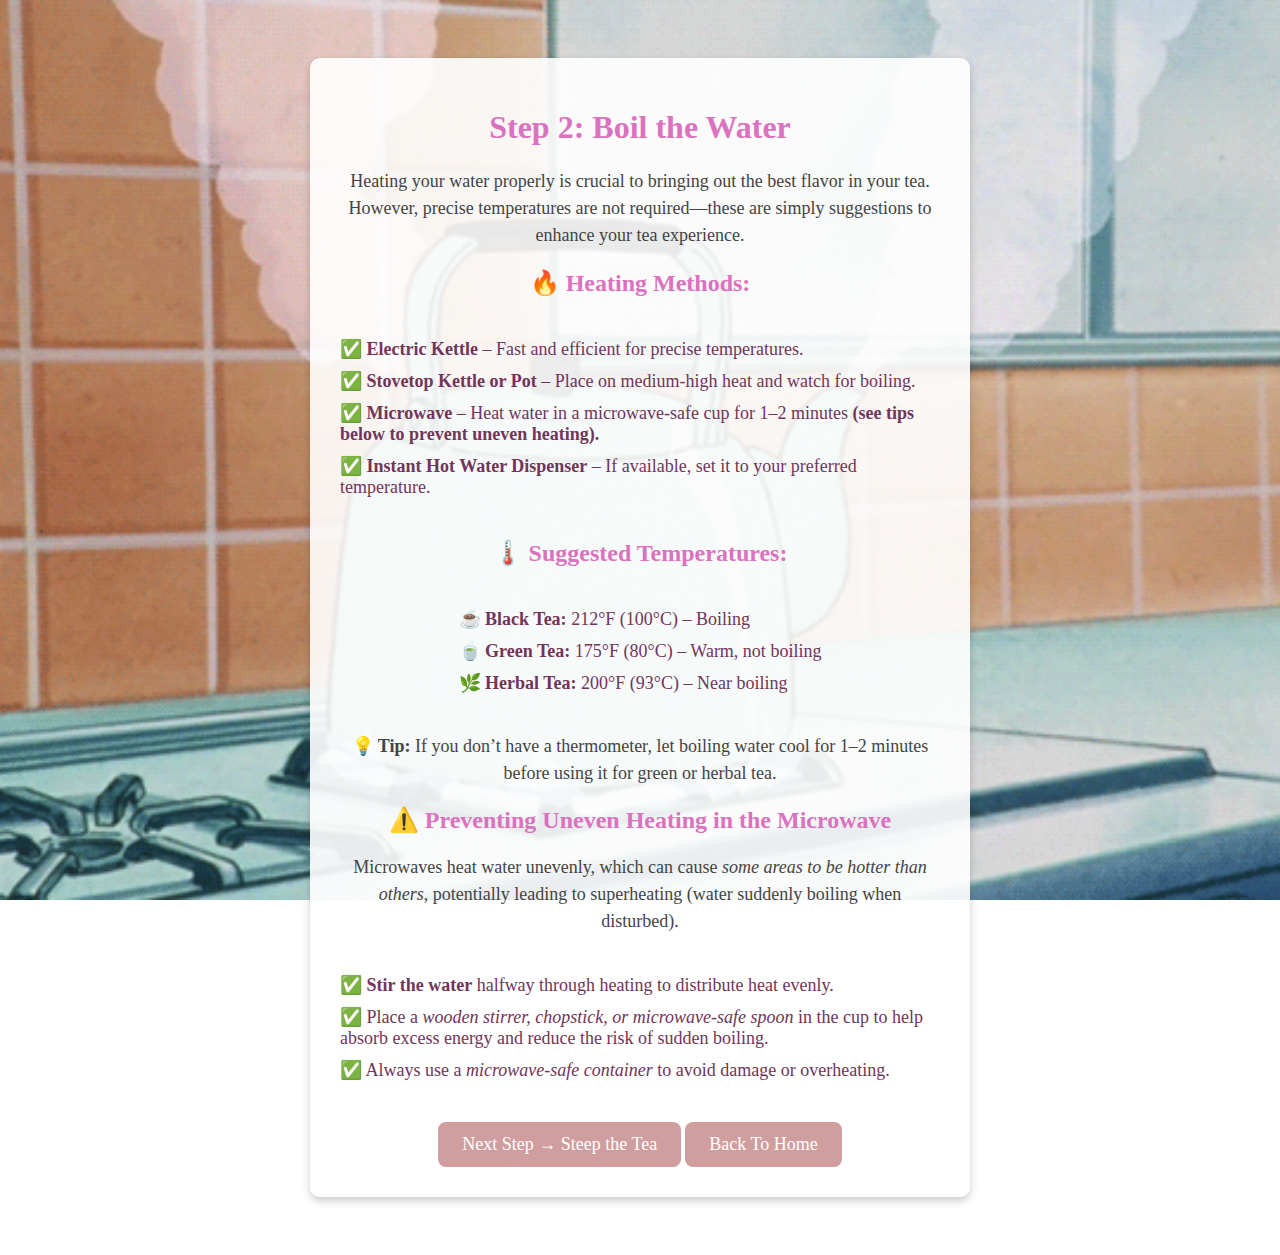
<file: step2.html>
<!DOCTYPE html>
<html lang="en">
<head>
    <meta charset="UTF-8">
    <meta name="viewport" content="width=device-width, initial-scale=1.0">
    <title>Step 2: Boil the Water</title>
    <link rel="stylesheet" href="step2.css">
</head>
<body>
    <div class="container">
        <h1>Step 2: Boil the Water</h1>
        <p>Heating your water properly is crucial to bringing out the best flavor in your tea. However, precise temperatures are not required—these are simply suggestions to enhance your tea experience.</p>
        
        <div class="section">
            <h2>🔥 Heating Methods:</h2>
            <ul>
                <li>✅ <strong>Electric Kettle</strong> – Fast and efficient for precise temperatures.</li>
                <li>✅ <strong>Stovetop Kettle or Pot</strong> – Place on medium-high heat and watch for boiling.</li>
                <li>✅ <strong>Microwave</strong> – Heat water in a microwave-safe cup for 1–2 minutes <strong>(see tips below to prevent uneven heating).</strong></li>
                <li>✅ <strong>Instant Hot Water Dispenser</strong> – If available, set it to your preferred temperature.</li>
            </ul>
        </div>
        
        <div class="section">
            <h2>🌡️ Suggested Temperatures:</h2>
            <ul>
                <li>☕ <strong>Black Tea:</strong> 212°F (100°C) – Boiling</li>
                <li>🍵 <strong>Green Tea:</strong> 175°F (80°C) – Warm, not boiling</li>
                <li>🌿 <strong>Herbal Tea:</strong> 200°F (93°C) – Near boiling</li>
            </ul>
            <p><strong>💡 Tip:</strong> If you don’t have a thermometer, let boiling water cool for 1–2 minutes before using it for green or herbal tea.</p>
        </div>

        <div class="section">
            <h2>⚠️ Preventing Uneven Heating in the Microwave</h2>
            <p>Microwaves heat water unevenly, which can cause <i>some areas to be hotter than others</i>, potentially leading to superheating (water suddenly boiling when disturbed).</p>
            <ul>
                <li>✅ <strong>Stir the water</strong> halfway through heating to distribute heat evenly.</li>
                <li>✅ Place a <i>wooden stirrer, chopstick, or microwave-safe spoon</i> in the cup to help absorb excess energy and reduce the risk of sudden boiling.</li>
                <li>✅ Always use a <i>microwave-safe container</i> to avoid damage or overheating.</li>
            </ul>
        </div>
        
        <a href="step3.html" class="button">Next Step → Steep the Tea</a>
        <a href="index.html" class="button">Back To Home</a>
    </div>
</body>
</html>
</file>
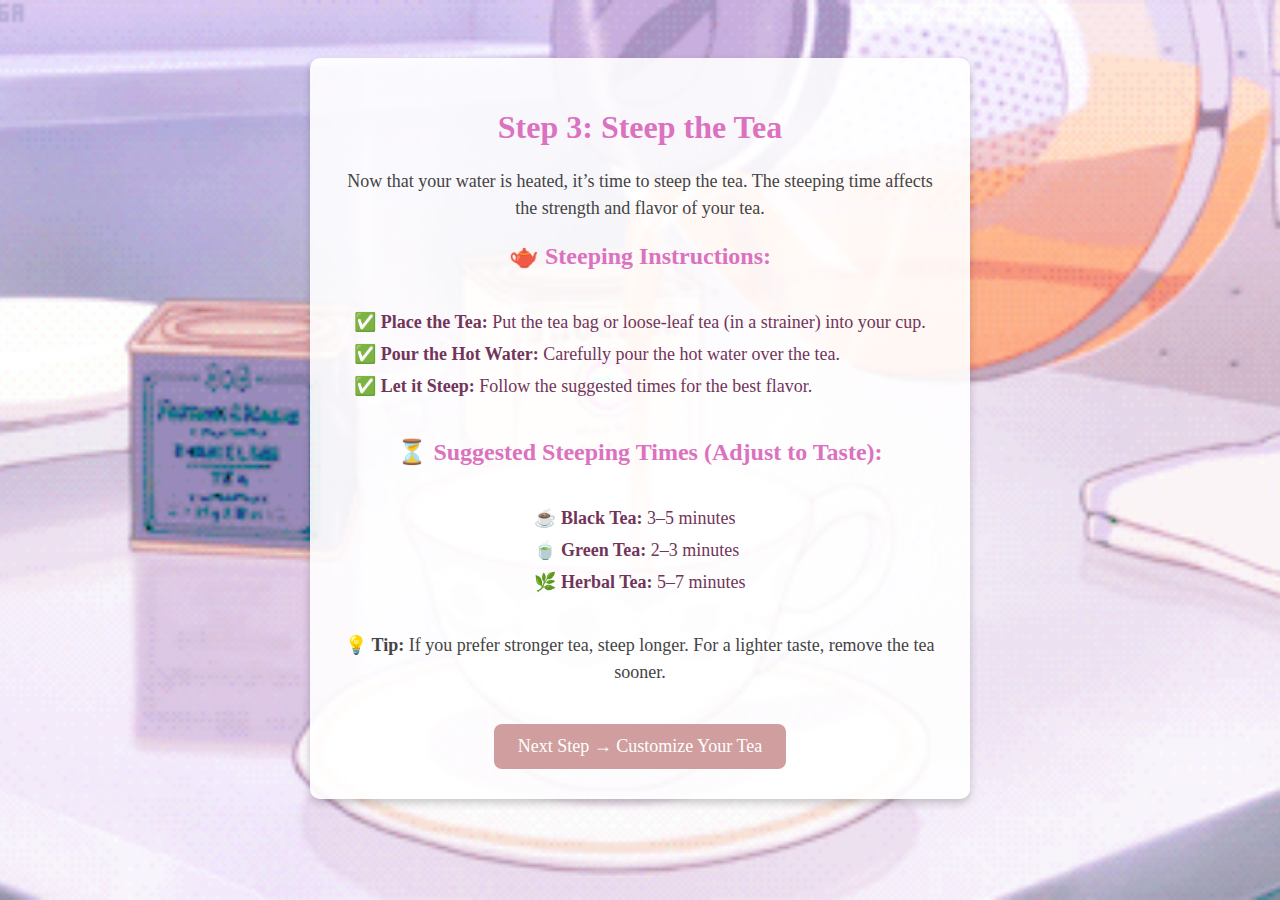
<file: Step3.html>
<!DOCTYPE html>
<html lang="en">
<head>
    <meta charset="UTF-8">
    <meta name="viewport" content="width=device-width, initial-scale=1.0">
    <title>Step 3: Steep the Tea</title>
    <link rel="stylesheet" href="step3.css">
</head>
<body>
    <div class="container">
        <h1>Step 3: Steep the Tea</h1>
        <p>Now that your water is heated, it’s time to steep the tea. The steeping time affects the strength and flavor of your tea.</p>
        
        <div class="section">
            <h2>🫖 Steeping Instructions:</h2>
            <ul>
                <li>✅ <strong>Place the Tea:</strong> Put the tea bag or loose-leaf tea (in a strainer) into your cup.</li>
                <li>✅ <strong>Pour the Hot Water:</strong> Carefully pour the hot water over the tea.</li>
                <li>✅ <strong>Let it Steep:</strong> Follow the suggested times for the best flavor.</li>
            </ul>
        </div>
        
        <div class="section">
            <h2>⏳ Suggested Steeping Times (Adjust to Taste):</h2>
            <ul>
                <li>☕ <strong>Black Tea:</strong> 3–5 minutes</li>
                <li>🍵 <strong>Green Tea:</strong> 2–3 minutes</li>
                <li>🌿 <strong>Herbal Tea:</strong> 5–7 minutes</li>
            </ul>
            <p><strong>💡 Tip:</strong> If you prefer stronger tea, steep longer. For a lighter taste, remove the tea sooner.</p>
        </div>
        
        <a href="Step4.html" class="button">Next Step → Customize Your Tea</a>
    </div>
</body>
</html>
</file>
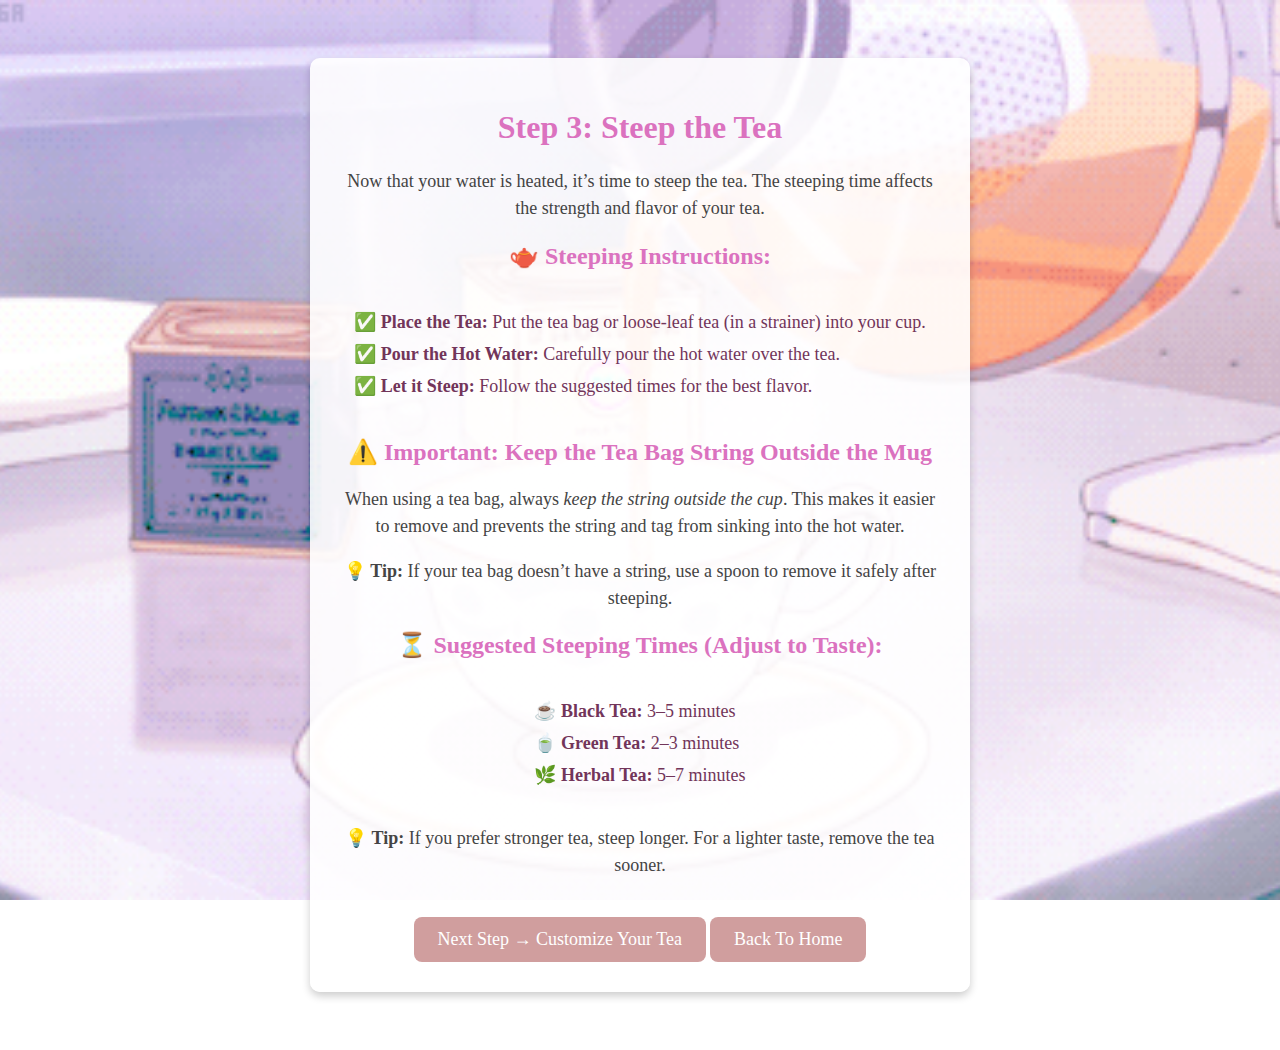
<file: step3.html>
<!DOCTYPE html>
<html lang="en">
<head>
    <meta charset="UTF-8">
    <meta name="viewport" content="width=device-width, initial-scale=1.0">
    <title>Step 3: Steep the Tea</title>
    <link rel="stylesheet" href="step3.css">
</head>
<body>
    <div class="container">
        <h1>Step 3: Steep the Tea</h1>
        <p>Now that your water is heated, it’s time to steep the tea. The steeping time affects the strength and flavor of your tea.</p>
        
        <div class="section">
            <h2>🫖 Steeping Instructions:</h2>
            <ul>
                <li>✅ <strong>Place the Tea:</strong> Put the tea bag or loose-leaf tea (in a strainer) into your cup.</li>
                <li>✅ <strong>Pour the Hot Water:</strong> Carefully pour the hot water over the tea.</li>
                <li>✅ <strong>Let it Steep:</strong> Follow the suggested times for the best flavor.</li>
            </ul>
        </div>

        <div class="section">
            <h2>⚠️ Important: Keep the Tea Bag String Outside the Mug</h2>
            <p>When using a tea bag, always <i>keep the string outside the cup</i>. This makes it easier to remove and prevents the string and tag from sinking into the hot water.</p>
            <p><strong>💡 Tip:</strong> If your tea bag doesn’t have a string, use a spoon to remove it safely after steeping.</p>
        </div>
        
        <div class="section">
            <h2>⏳ Suggested Steeping Times (Adjust to Taste):</h2>
            <ul>
                <li>☕ <strong>Black Tea:</strong> 3–5 minutes</li>
                <li>🍵 <strong>Green Tea:</strong> 2–3 minutes</li>
                <li>🌿 <strong>Herbal Tea:</strong> 5–7 minutes</li>
            </ul>
            <p><strong>💡 Tip:</strong> If you prefer stronger tea, steep longer. For a lighter taste, remove the tea sooner.</p>
        </div>
        
        <a href="step4.html" class="button">Next Step → Customize Your Tea</a>
        <a href="index.html" class="button">Back To Home</a>
    </div>
</body>
</html>
</file>
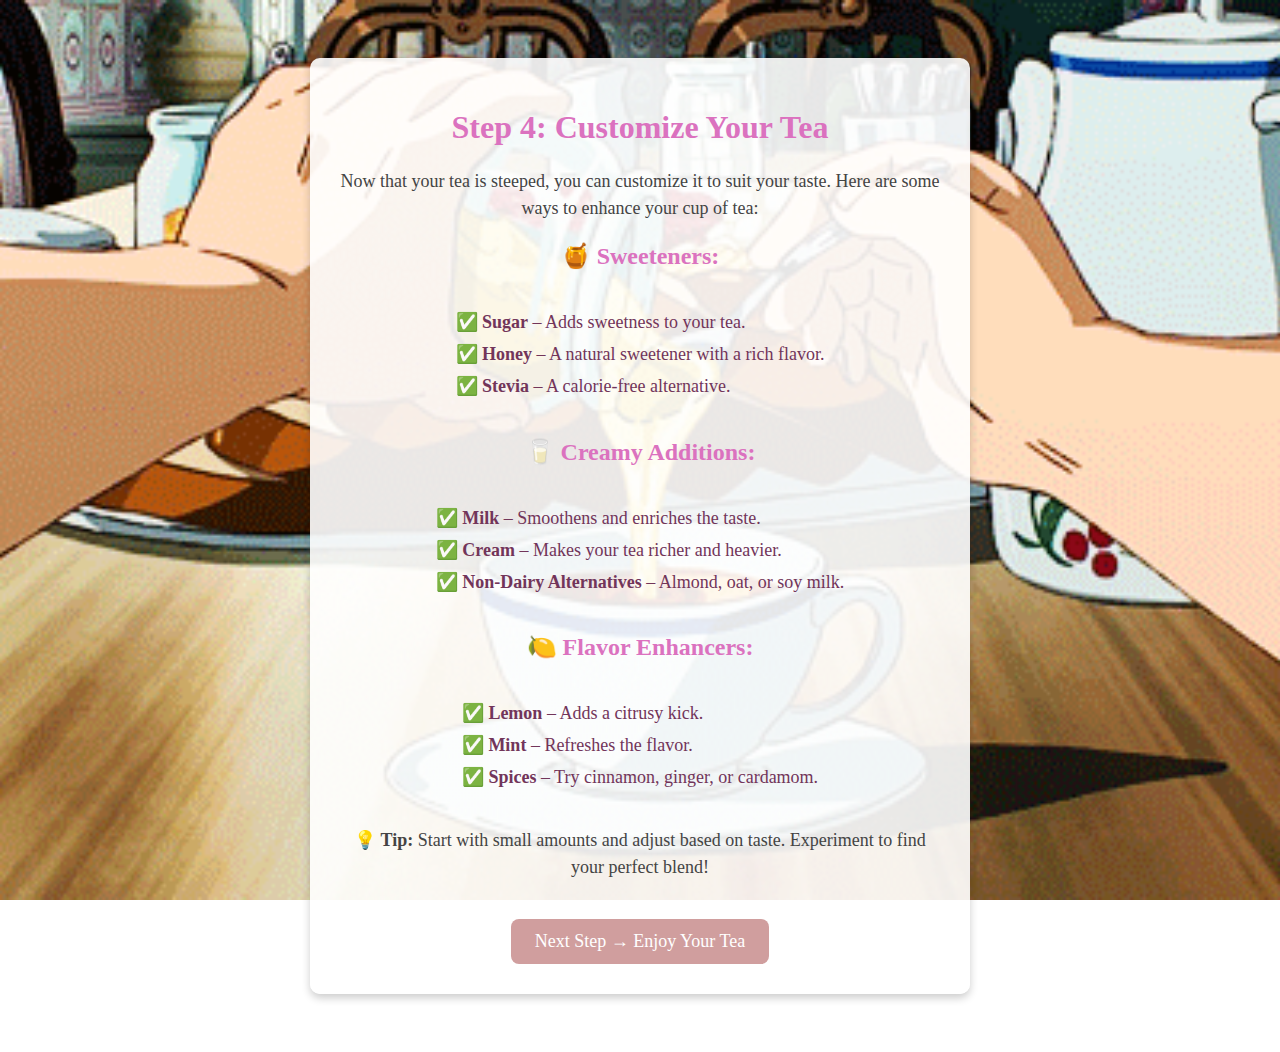
<file: Step4.html>
<!DOCTYPE html>
<html lang="en">
<head>
    <meta charset="UTF-8">
    <meta name="viewport" content="width=device-width, initial-scale=1.0">
    <title>Step 4: Customize Your Tea</title>
    <link rel="stylesheet" href="step4.css">
</head>
<body>
    <div class="container">
        <h1>Step 4: Customize Your Tea</h1>
        <p>Now that your tea is steeped, you can customize it to suit your taste. Here are some ways to enhance your cup of tea:</p>
        
        <div class="section">
            <h2>🍯 Sweeteners:</h2>
            <ul>
                <li>✅ <strong>Sugar</strong> – Adds sweetness to your tea.</li>
                <li>✅ <strong>Honey</strong> – A natural sweetener with a rich flavor.</li>
                <li>✅ <strong>Stevia</strong> – A calorie-free alternative.</li>
            </ul>
        </div>
        
        <div class="section">
            <h2>🥛 Creamy Additions:</h2>
            <ul>
                <li>✅ <strong>Milk</strong> – Smoothens and enriches the taste.</li>
                <li>✅ <strong>Cream</strong> – Makes your tea richer and heavier.</li>
                <li>✅ <strong>Non-Dairy Alternatives</strong> – Almond, oat, or soy milk.</li>
            </ul>
        </div>
        
        <div class="section">
            <h2>🍋 Flavor Enhancers:</h2>
            <ul>
                <li>✅ <strong>Lemon</strong> – Adds a citrusy kick.</li>
                <li>✅ <strong>Mint</strong> – Refreshes the flavor.</li>
                <li>✅ <strong>Spices</strong> – Try cinnamon, ginger, or cardamom.</li>
            </ul>
        </div>
        
        <p><strong>💡 Tip:</strong> Start with small amounts and adjust based on taste. Experiment to find your perfect blend!</p>
        
        <a href="Step5.html" class="button">Next Step → Enjoy Your Tea</a>
    </div>
</body>
</html>
</file>
<file: index.css>
/* General Styles */
body {
    font-family: 'Times New Roman', Times, serif;
    margin: 0;
    padding: 0;
    background-color: #915F6D; /* Overall page background */
    color: white;
    text-align: center; /* Center everything */
    line-height: 1.6;
}

/* Container */
.container {
    max-width: 900px;
    margin: auto;
    padding: 20px;
}

/* Header Section */
.header {
    display: flex;
    flex-direction: column;
    align-items: center;
    padding: 20px;
    background-color: #6A1A37; /* Deep pink background */
    border-bottom: 3px solid #FCD5D8;
}
.header-images img {
    max-width: 120px; /* Adjust the size of the images */
    height: auto;
}
.header h1 {
    font-size: 2.5rem;
    margin: 0;
    color: #FCD5D8;
}

.header h3 {
    font-size: 1.2rem;
    font-style: italic;
    margin-top: 10px;
    color: #EAB4C4;
}

/* Navigation Section */
.navigation {
    display: flex;
    justify-content: center;
    gap: 15px;
    padding: 20px 0;
    background-color: #EAB4C4;
    border-bottom: 3px solid #FCD5D8;
}

.navigation button {
    background-color: #FCD5D8;
    border: none;
    padding: 12px 24px;
    font-size: 1rem;
    color: #6A1A37;
    font-weight: bold;
    cursor: pointer;
    border-radius: 8px;
}

.navigation button:hover {
    background-color: #FFD9E3;
}

/* Introduction Section */
.introduction {
    background-color: #FCD5D8;
    padding: 40px;
    border-radius: 10px;
    max-width: 800px;
    margin: 30px auto;
    color: #6A1A37;
}

.introduction h2 {
    font-size: 2rem;
    margin-bottom: 20px;
}

.introduction p {
    font-size: 1rem;
    line-height: 1.8;
}

/* Call-to-Action Section */
.cta {
    background-color: #EAB4C4;
    padding: 40px;
    border-radius: 10px;
    max-width: 800px;
    margin: 30px auto;
    color: #6A1A37;
}

.cta h2 {
    font-size: 1.8rem;
    margin-bottom: 20px;
}

.start-container {
    display: flex;
    justify-content: center;
    align-items: center;
    gap: 10px;
}

.start-container p {
    font-size: 1.2rem;
    font-weight: bold;
}

.start-button {
    background-color: #FCD5D8;
    border: none;
    padding: 12px 30px;
    font-size: 1.5rem;
    color: #6A1A37;
    font-weight: bold;
    cursor: pointer;
    border-radius: 12px;
}

.start-button:hover {
    background-color: #FFD9E3;
}

/* Footer Section */
.footer {
    text-align: center;
    padding: 20px;
    font-size: 0.9rem;
    color: #FFFFFF;
    font-style: italic;
    background-color: #6A1A37;
}

.footer-image {
    width: 100%;
    max-width: 1200px;
    height: auto;
    display: block;
    margin: auto;
}
</file>
<file: directory.css>
/* General Styles */
body {
    font-family: 'Times New Roman', Times, serif;
    background: url("Images/flowers.jpg") no-repeat center center fixed;
    background-size: cover;
    text-align: center;
    padding: 50px;
    color: white;
}

/* Container Styling */
.container {
    background: rgba(255, 255, 255, 0.9); /* Semi-transparent white for readability */
    padding: 30px;
    border-radius: 10px;
    max-width: 600px;
    margin: auto;
    box-shadow: 0px 4px 8px rgba(0, 0, 0, 0.2);
    color: #72355a;
}

/* Headings */
h1 {
    color: #db72bf;
}

/* Paragraphs */
p {
    font-size: 18px;
    color: #444;
    line-height: 1.5;
}

/* Steps List */
.steps-list {
    list-style-type: none;
    padding: 0;
    text-align: left;
    display: inline-block;
}

.steps-list li {
    padding: 10px 0;
}

.steps-list a {
    font-size: 18px;
    color: #72355a;
    text-decoration: none;
    font-weight: bold;
}

.steps-list a:hover {
    color: #b28484;
    text-decoration: underline;
}

/* Buttons */
.button {
    display: inline-block;
    background-color: #d09e9e;
    color: white;
    padding: 12px 24px;
    font-size: 18px;
    border: none;
    border-radius: 8px;
    cursor: pointer;
    margin-top: 20px;
    text-decoration: none;
}

.button:hover {
    background-color: #b28484;
}
</file>
<file: help.css>
/* General Styles */
body {
    font-family: 'Times New Roman', Times, serif;
    margin: 0;
    padding: 0;
    background-color: #FCD5D8;
    color: #6A1A37;
    text-align: center;
    line-height: 1.6;
}

/* Header Styling */
header {
    background-color: #6A1A37;
    color: #FCD5D8;
    padding: 20px;
    border-bottom: 3px solid #EAB4C4;
}

h1 {
    font-size: 2.5rem;
    margin: 0;
}

/* Help Section */
.help-container {
    background-color: #FCD5D8;
    padding: 40px;
    border-radius: 10px;
    max-width: 800px;
    margin: 50px auto;
    border: 3px solid #6A1A37;
    box-shadow: 4px 4px 10px rgba(0, 0, 0, 0.2);
}

.help-container h2 {
    font-size: 2rem;
    margin-bottom: 10px;
}

.help-container p {
    font-size: 1.2rem;
    margin-bottom: 20px;
}

/* Sources Cited Section */
.sources-cited {
    background-color: #FFECEF;
    padding: 30px;
    border-radius: 10px;
    max-width: 800px;
    margin: 50px auto;
    border: 3px solid #6A1A37;
    box-shadow: 4px 4px 10px rgba(0, 0, 0, 0.2);
}

.sources-cited h2 {
    font-size: 2rem;
    margin-bottom: 10px;
    color: #6A1A37;
}

.sources-cited ul {
    list-style-type: none;
    padding: 0;
}

.sources-cited li {
    font-size: 1.2rem;
    margin-bottom: 10px;
}

.sources-cited a {
    color: #6A1A37;
    text-decoration: none;
    font-weight: bold;
}

.sources-cited a:hover {
    text-decoration: underline;
}

/* Images Cited Section */
.sources-cited.images {
    background-color: #FFF5F7;
    padding: 30px;
    border-radius: 10px;
    max-width: 800px;
    margin: 50px auto;
    border: 3px solid #6A1A37;
    box-shadow: 4px 4px 10px rgba(0, 0, 0, 0.2);
}

.sources-cited.images h2 {
    font-size: 2rem;
    margin-bottom: 10px;
    color: #6A1A37;
}

.sources-cited.images ul {
    list-style-type: none;
    padding: 0;
}

.sources-cited.images li {
    font-size: 1.2rem;
    margin-bottom: 10px;
}

.sources-cited.images a {
    color: #6A1A37;
    text-decoration: none;
    font-weight: bold;
}

.sources-cited.images a:hover {
    text-decoration: underline;
}

/* Email Styling */
.email a {
    font-size: 1.2rem;
    font-weight: bold;
    color: #6A1A37;
    text-decoration: none;
    background-color: #FFD9E3;
    padding: 8px 12px;
    border-radius: 5px;
}

.email a:hover {
    background-color: #EAB4C4;
}

/* Back Home Buttons */
.back-home {
    background-color: #FCD5D8;
    border: 3px solid #6A1A37;
    padding: 12px 24px;
    font-size: 1rem;
    color: #6A1A37;
    font-weight: bold;
    cursor: pointer;
    border-radius: 8px;
    margin: 10px;
    box-shadow: 3px 3px 6px rgba(0, 0, 0, 0.2);
}

.back-home:hover {
    background-color: #FFD9E3;
}
</file>
<file: homepage.css>
/* General Styles */
body {
    font-family: 'Times New Roman', Times, serif;
    margin: 0;
    padding: 0;
    background-color: #915F6D; /* Overall page background */
    color: white;
    text-align: center; /* Center everything */
    line-height: 1.6;
}

/* Container */
.container {
    max-width: 900px;
    margin: auto;
    padding: 20px;
}

/* Header Section */
.header {
    display: flex;
    flex-direction: column;
    align-items: center;
    padding: 20px;
    background-color: #6A1A37; /* Deep pink background */
    border-bottom: 3px solid #FCD5D8;
}
.header-images img {
    max-width: 120px; /* Adjust the size of the images */
    height: auto;
}
.header h1 {
    font-size: 2.5rem;
    margin: 0;
    color: #FCD5D8;
}

.header h3 {
    font-size: 1.2rem;
    font-style: italic;
    margin-top: 10px;
    color: #EAB4C4;
}

/* Navigation Section */
.navigation {
    display: flex;
    justify-content: center;
    gap: 15px;
    padding: 20px 0;
    background-color: #EAB4C4;
    border-bottom: 3px solid #FCD5D8;
}

.navigation button {
    background-color: #FCD5D8;
    border: none;
    padding: 12px 24px;
    font-size: 1rem;
    color: #6A1A37;
    font-weight: bold;
    cursor: pointer;
    border-radius: 8px;
}

.navigation button:hover {
    background-color: #FFD9E3;
}

/* Introduction Section */
.introduction {
    background-color: #FCD5D8;
    padding: 40px;
    border-radius: 10px;
    max-width: 800px;
    margin: 30px auto;
    color: #6A1A37;
}

.introduction h2 {
    font-size: 2rem;
    margin-bottom: 20px;
}

.introduction p {
    font-size: 1rem;
    line-height: 1.8;
}

/* Call-to-Action Section */
.cta {
    background-color: #EAB4C4;
    padding: 40px;
    border-radius: 10px;
    max-width: 800px;
    margin: 30px auto;
    color: #6A1A37;
}

.cta h2 {
    font-size: 1.8rem;
    margin-bottom: 20px;
}

.start-container {
    display: flex;
    justify-content: center;
    align-items: center;
    gap: 10px;
}

.start-container p {
    font-size: 1.2rem;
    font-weight: bold;
}

.start-button {
    background-color: #FCD5D8;
    border: none;
    padding: 12px 30px;
    font-size: 1.5rem;
    color: #6A1A37;
    font-weight: bold;
    cursor: pointer;
    border-radius: 12px;
}

.start-button:hover {
    background-color: #FFD9E3;
}

/* Footer Section */
.footer {
    text-align: center;
    padding: 20px;
    font-size: 0.9rem;
    color: #FFFFFF;
    font-style: italic;
    background-color: #6A1A37;
}

.footer-image {
    width: 100%;
    max-width: 1200px;
    height: auto;
    display: block;
    margin: auto;
}
</file>
<file: preparation.css>
body {
    font-family: 'Times New Roman', Times, serif;
    background: url('Images/starry.jpg') no-repeat center center fixed;
    background-size: cover;
    text-align: center;
    padding: 50px;
}

/* Container Styling */
.container {
    background: rgba(255, 255, 255, 0.9); /* Semi-transparent white for readability */
    padding: 30px;
    border-radius: 10px;
    max-width: 600px;
    margin: auto;
    box-shadow: 0px 4px 8px rgba(0, 0, 0, 0.2);
}

/* Headings */
h1 {
    color: #db72bf;
}

h2 {
    color: #db72bf;
}

/* Paragraphs */
p {
    font-size: 18px;
    color: #444;
    line-height: 1.5;
}

/* Buttons */
.button {
    display: inline-block;
    background-color: #d09e9e;
    color: white;
    padding: 12px 24px;
    font-size: 18px;
    border: none;
    border-radius: 8px;
    cursor: pointer;
    margin-top: 20px;
    text-decoration: none;
}

.button:hover {
    background-color: #b28484;
}

/* Lists */
ul {
    text-align: left;
    display: inline-block;
}
</file>
<file: step1.css>
/* General Styles */
body {
    font-family: 'Times New Roman', Times, serif;
    background: url('Images/fridge.jpg') no-repeat center center fixed;
    background-size: cover;
    text-align: center;
    padding: 50px;
    color: white;
}

/* Container Styling */
.container {
    background: rgba(255, 255, 255, 0.9); /* Semi-transparent white for readability */
    padding: 30px;
    border-radius: 10px;
    max-width: 600px;
    margin: auto;
    box-shadow: 0px 4px 8px rgba(0, 0, 0, 0.2);
    color: #72355a;
}

/* Headings */
h1, h2 {
    color: #db72bf;
}

/* Paragraphs */
p {
    font-size: 18px;
    color: #444;
    line-height: 1.5;
}

/* Lists */
ul {
    text-align: left;
    display: inline-block;
    list-style-type: none;
    padding: 0;
}

li {
    font-size: 18px;
    padding: 5px 0;
    color: #72355a;
}

/* Buttons */
.button {
    display: inline-block;
    background-color: #d09e9e;
    color: white;
    padding: 12px 24px;
    font-size: 18px;
    border: none;
    border-radius: 8px;
    cursor: pointer;
    margin-top: 20px;
    text-decoration: none;
}

.button:hover {
    background-color: #b28484;
}
</file>
<file: step2.css>
/* General Styles */
body {
    font-family: 'Times New Roman', Times, serif;
    background: url('Images/teapot.gif') no-repeat center center fixed;
    background-size: cover;
    text-align: center;
    padding: 50px;
    color: white;
}

/* Container Styling */
.container {
    background: rgba(255, 255, 255, 0.9); /* Semi-transparent white for readability */
    padding: 30px;
    border-radius: 10px;
    max-width: 600px;
    margin: auto;
    box-shadow: 0px 4px 8px rgba(0, 0, 0, 0.2);
    color: #72355a;
}

/* Headings */
h1, h2 {
    color: #db72bf;
}

/* Paragraphs */
p {
    font-size: 18px;
    color: #444;
    line-height: 1.5;
}

/* Lists */
ul {
    text-align: left;
    display: inline-block;
    list-style-type: none;
    padding: 0;
}

li {
    font-size: 18px;
    padding: 5px 0;
    color: #72355a;
}

/* Buttons */
.button {
    display: inline-block;
    background-color: #d09e9e;
    color: white;
    padding: 12px 24px;
    font-size: 18px;
    border: none;
    border-radius: 8px;
    cursor: pointer;
    margin-top: 20px;
    text-decoration: none;
}

.button:hover {
    background-color: #b28484;
}
</file>
<file: step3.css>
/* General Styles */
body {
    font-family: 'Times New Roman', Times, serif;
    background: url('Images/teapour.gif') no-repeat center center fixed;
    background-size: cover;
    text-align: center;
    padding: 50px;
    color: white;
}

/* Container Styling */
.container {
    background: rgba(255, 255, 255, 0.9); /* Semi-transparent white for readability */
    padding: 30px;
    border-radius: 10px;
    max-width: 600px;
    margin: auto;
    box-shadow: 0px 4px 8px rgba(0, 0, 0, 0.2);
    color: #72355a;
}

/* Headings */
h1, h2 {
    color: #db72bf;
}

/* Paragraphs */
p {
    font-size: 18px;
    color: #444;
    line-height: 1.5;
}

/* Lists */
ul {
    text-align: left;
    display: inline-block;
    list-style-type: none;
    padding: 0;
}

li {
    font-size: 18px;
    padding: 5px 0;
    color: #72355a;
}

/* Buttons */
.button {
    display: inline-block;
    background-color: #d09e9e;
    color: white;
    padding: 12px 24px;
    font-size: 18px;
    border: none;
    border-radius: 8px;
    cursor: pointer;
    margin-top: 20px;
    text-decoration: none;
}

.button:hover {
    background-color: #b28484;
}
</file>
<file: step4.css>
/* General Styles */
body {
    font-family: 'Times New Roman', Times, serif;
    background: url('Images/flavoringtea.gif') no-repeat center center fixed;
    background-size: cover;
    text-align: center;
    padding: 50px;
    color: white;
}

/* Container Styling */
.container {
    background: rgba(255, 255, 255, 0.9); /* Semi-transparent white for readability */
    padding: 30px;
    border-radius: 10px;
    max-width: 600px;
    margin: auto;
    box-shadow: 0px 4px 8px rgba(0, 0, 0, 0.2);
    color: #72355a;
}

/* Headings */
h1, h2 {
    color: #db72bf;
}

/* Paragraphs */
p {
    font-size: 18px;
    color: #444;
    line-height: 1.5;
}

/* Lists */
ul {
    text-align: left;
    display: inline-block;
    list-style-type: none;
    padding: 0;
}

li {
    font-size: 18px;
    padding: 5px 0;
    color: #72355a;
}

/* Buttons */
.button {
    display: inline-block;
    background-color: #d09e9e;
    color: white;
    padding: 12px 24px;
    font-size: 18px;
    border: none;
    border-radius: 8px;
    cursor: pointer;
    margin-top: 20px;
    text-decoration: none;
}

.button:hover {
    background-color: #b28484;
}
</file>
